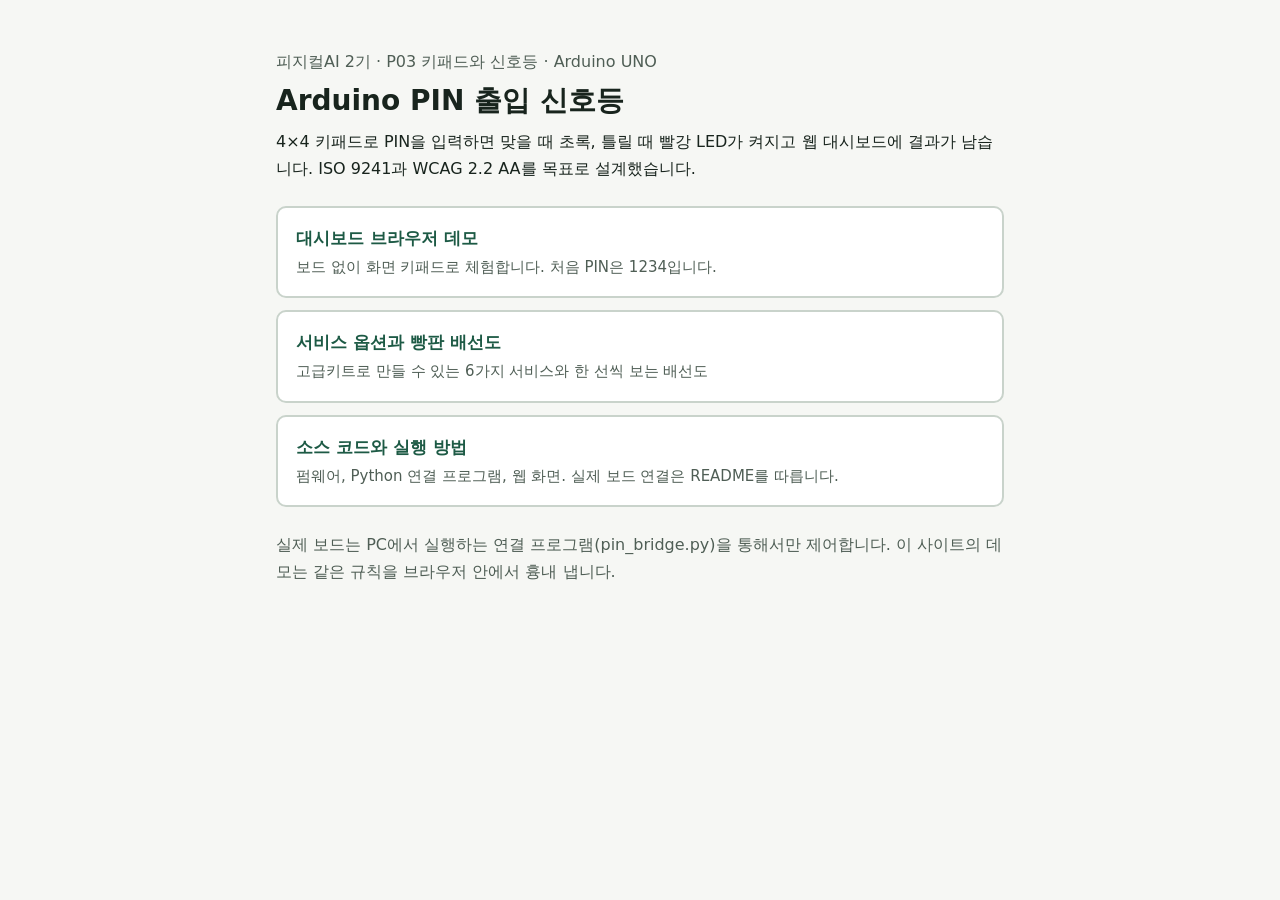
<file: index.html>
<!doctype html>
<html lang="ko">
<head>
<meta charset="utf-8">
<meta name="viewport" content="width=device-width, initial-scale=1">
<title>Arduino PIN 출입 신호등</title>
<style>
:root{--bg:#f6f7f4;--surface:#fff;--ink:#18241d;--muted:#4f5e55;--line:#c9d3cb;--accent:#1d5a45;--accent-ink:#fff;--focus:#b4520a;color-scheme:light}
@media (prefers-color-scheme: dark){:root{--bg:#111814;--surface:#1a231e;--ink:#e4ece6;--muted:#a9b8ae;--line:#34443b;--accent:#86d3b0;--accent-ink:#0d1f17;--focus:#ffb066;color-scheme:dark}}
*{box-sizing:border-box}
body{margin:0;background:var(--bg);color:var(--ink);font:400 1rem/1.7 "Malgun Gothic","Apple SD Gothic Neo","Noto Sans KR",system-ui,sans-serif}
main{max-width:760px;margin:0 auto;padding:48px max(16px,env(safe-area-inset-left,0px));display:grid;gap:24px}
h1{font-size:1.75rem;line-height:1.3;margin:0}
p{margin:0}
.muted{color:var(--muted)}
:focus-visible{outline:3px solid var(--focus);outline-offset:3px}
.links{display:grid;gap:12px}
.links a{display:grid;gap:2px;padding:16px 18px;border:2px solid var(--line);border-radius:10px;background:var(--surface);color:var(--ink);text-decoration:none;min-height:44px}
.links a:hover{border-color:var(--accent)}
.links a b{color:var(--accent);font-size:1.0625rem}
.links a span{color:var(--muted);font-size:.9375rem}
ul{margin:0;padding-left:1.2em}
</style>
</head>
<body>
<main>
  <div style="display:grid;gap:8px">
    <p class="muted">피지컬AI 2기 · P03 키패드와 신호등 · Arduino UNO</p>
    <h1>Arduino PIN 출입 신호등</h1>
    <p>4×4 키패드로 PIN을 입력하면 맞을 때 초록, 틀릴 때 빨강 LED가 켜지고 웹 대시보드에 결과가 남습니다. ISO 9241과 WCAG 2.2 AA를 목표로 설계했습니다.</p>
  </div>
  <nav class="links" aria-label="페이지 목록">
    <a href="web/"><b>대시보드 브라우저 데모</b><span>보드 없이 화면 키패드로 체험합니다. 처음 PIN은 1234입니다.</span></a>
    <a href="planning/service-options.html"><b>서비스 옵션과 빵판 배선도</b><span>고급키트로 만들 수 있는 6가지 서비스와 한 선씩 보는 배선도</span></a>
    <a href="https://github.com/pakuyama/arduino-pin-code"><b>소스 코드와 실행 방법</b><span>펌웨어, Python 연결 프로그램, 웹 화면. 실제 보드 연결은 README를 따릅니다.</span></a>
  </nav>
  <p class="muted">실제 보드는 PC에서 실행하는 연결 프로그램(pin_bridge.py)을 통해서만 제어합니다. 이 사이트의 데모는 같은 규칙을 브라우저 안에서 흉내 냅니다.</p>
</main>
</body>
</html>
</file>
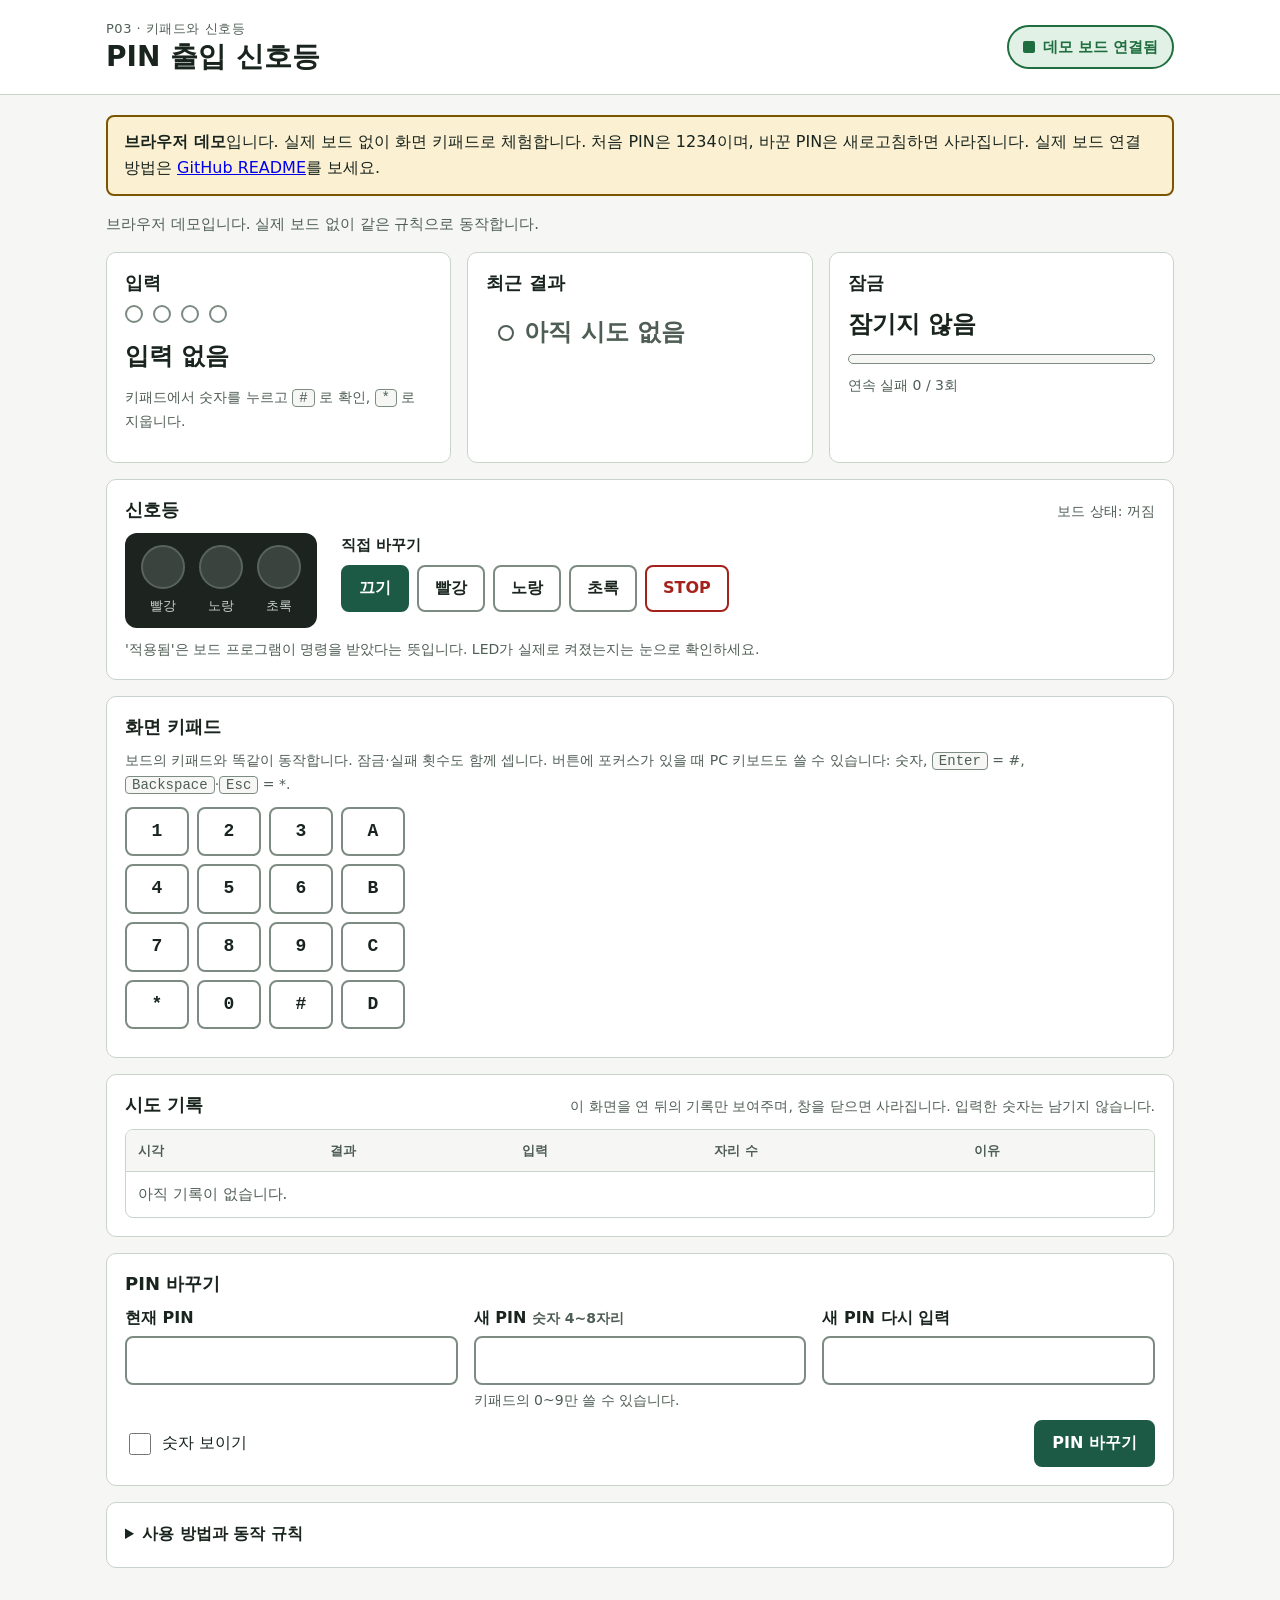
<file: web/index.html>
<!doctype html>
<html lang="ko">
<head>
<meta charset="utf-8">
<meta name="viewport" content="width=device-width, initial-scale=1">
<title>PIN 출입 신호등</title>
<link rel="stylesheet" href="style.css">
<script src="demo.js" defer></script>
<script src="app.js" defer></script>
</head>
<body>
<a class="skip" href="#main">본문으로 건너뛰기</a>
<header class="top">
  <div class="wrap top-row">
    <div>
      <p class="eyebrow">P03 · 키패드와 신호등</p>
      <h1>PIN 출입 신호등</h1>
    </div>
    <p id="conn" class="pill pill-wait" role="status"><span class="shape" aria-hidden="true"></span><span id="conn-text">연결 프로그램에 접속하는 중</span></p>
  </div>
</header>

<main id="main" class="wrap" tabindex="-1">
  <div id="banner" class="banner" hidden></div>
  <p id="board-msg" class="board-msg"></p>

  <!-- 화면 낭독기용 알림. 결과와 잠금 같은 상태 변화만 읽습니다. -->
  <div id="live" class="sr" aria-live="polite" aria-atomic="true"></div>
  <div id="alert" class="sr" role="alert"></div>

  <section class="grid" aria-label="현재 상태">
    <article class="card" aria-labelledby="h-entry">
      <h2 id="h-entry">입력</h2>
      <div id="dots" class="dots" aria-hidden="true"></div>
      <p id="entry-text" class="big">입력 없음</p>
      <p class="hint">키패드에서 숫자를 누르고 <kbd>#</kbd> 로 확인, <kbd>*</kbd> 로 지웁니다.</p>
      <p id="notice" class="hint"></p>
    </article>

    <article class="card" aria-labelledby="h-result">
      <h2 id="h-result">최근 결과</h2>
      <p id="result" class="result none"><span class="shape" aria-hidden="true"></span><span id="result-text">아직 시도 없음</span></p>
      <p id="result-detail" class="hint"></p>
    </article>

    <article class="card" aria-labelledby="h-lock">
      <h2 id="h-lock">잠금</h2>
      <p id="lock-text" class="big">잠기지 않음</p>
      <div class="meter" aria-hidden="true"><div id="lock-bar"></div></div>
      <p id="fails-text" class="hint">연속 실패 0 / 3회</p>
    </article>
  </section>

  <section class="card wide" aria-labelledby="h-signal">
    <div class="card-head">
      <h2 id="h-signal">신호등</h2>
      <p id="signal-now" class="hint">보드 상태 모름</p>
    </div>
    <div class="signal-row">
      <div class="lamps" aria-hidden="true">
        <span class="lamp" data-v="1"><i></i>빨강</span>
        <span class="lamp" data-v="2"><i></i>노랑</span>
        <span class="lamp" data-v="3"><i></i>초록</span>
      </div>
      <div class="controls" role="group" aria-labelledby="h-signal-manual">
        <p id="h-signal-manual" class="label">직접 바꾸기</p>
        <div class="btns">
          <button type="button" class="btn sig" data-v="0" aria-pressed="false">끄기</button>
          <button type="button" class="btn sig" data-v="1" aria-pressed="false">빨강</button>
          <button type="button" class="btn sig" data-v="2" aria-pressed="false">노랑</button>
          <button type="button" class="btn sig" data-v="3" aria-pressed="false">초록</button>
          <button type="button" class="btn stop" id="stop">STOP</button>
        </div>
        <p id="cmd" class="hint" aria-live="polite"></p>
      </div>
    </div>
    <p class="hint">'적용됨'은 보드 프로그램이 명령을 받았다는 뜻입니다. LED가 실제로 켜졌는지는 눈으로 확인하세요.</p>
  </section>

  <section id="screen-pad" class="card wide" aria-labelledby="h-pad">
    <h2 id="h-pad">화면 키패드</h2>
    <p id="pad-help" class="hint">보드의 키패드와 똑같이 동작합니다. 잠금·실패 횟수도 함께 셉니다. 버튼에 포커스가 있을 때 PC 키보드도 쓸 수 있습니다: 숫자, <kbd>Enter</kbd> = #, <kbd>Backspace</kbd>·<kbd>Esc</kbd> = *.</p>
    <div class="keypad" id="keypad" role="group" aria-labelledby="h-pad" aria-describedby="pad-help"></div>
    <p id="pad-msg" class="hint" role="status"></p>
  </section>

  <section class="card wide" aria-labelledby="h-log">
    <div class="card-head">
      <h2 id="h-log">시도 기록</h2>
      <p class="hint">이 화면을 연 뒤의 기록만 보여주며, 창을 닫으면 사라집니다. 입력한 숫자는 남기지 않습니다.</p>
    </div>
    <div class="tbl">
      <table>
        <caption class="sr">PIN 시도 기록, 최신 순</caption>
        <thead><tr><th scope="col">시각</th><th scope="col">결과</th><th scope="col">입력</th><th scope="col">자리 수</th><th scope="col">이유</th></tr></thead>
        <tbody id="log"><tr class="empty"><td colspan="5">아직 기록이 없습니다.</td></tr></tbody>
      </table>
    </div>
  </section>

  <section class="card wide" aria-labelledby="h-pin">
    <h2 id="h-pin">PIN 바꾸기</h2>
    <form id="pin-form" novalidate>
      <div id="pin-summary" class="summary" tabindex="-1" hidden></div>
      <div class="fields">
        <div class="field">
          <label for="pin-current">현재 PIN</label>
          <input id="pin-current" name="current" type="password" inputmode="numeric" autocomplete="current-password" maxlength="8" aria-describedby="pin-current-err">
          <p id="pin-current-err" class="err"></p>
        </div>
        <div class="field">
          <label for="pin-new">새 PIN <span class="hint">숫자 4~8자리</span></label>
          <input id="pin-new" name="new" type="password" inputmode="numeric" autocomplete="new-password" maxlength="8" aria-describedby="pin-new-help pin-new-err">
          <p id="pin-new-help" class="hint">키패드의 0~9만 쓸 수 있습니다.</p>
          <p id="pin-new-err" class="err"></p>
        </div>
        <div class="field">
          <label for="pin-confirm">새 PIN 다시 입력</label>
          <input id="pin-confirm" name="confirm" type="password" inputmode="numeric" autocomplete="new-password" maxlength="8" aria-describedby="pin-confirm-err">
          <p id="pin-confirm-err" class="err"></p>
        </div>
      </div>
      <div class="form-row">
        <label class="check"><input id="pin-show" type="checkbox"> 숫자 보이기</label>
        <button type="submit" class="btn primary">PIN 바꾸기</button>
      </div>
      <p id="pin-status" class="hint" role="status"></p>
    </form>
  </section>

  <details class="card wide help">
    <summary>사용 방법과 동작 규칙</summary>
    <ul>
      <li>PIN이 맞으면 초록 LED가 3초, 틀리면 빨강 LED가 3초 켜집니다.</li>
      <li>3회 연속 틀리면 30초 동안 잠기고 노랑 LED가 켜집니다. 잠긴 동안 키 입력은 무시합니다.</li>
      <li>A·B·C·D 키는 쓰지 않습니다.</li>
      <li>보드 상태가 3초 넘게 오지 않으면 '응답 없음'으로 표시하고 직접 조작을 막습니다. 이때 LED가 꺼졌다고 가정하지 않습니다.</li>
      <li>응답이 없던 명령은 자동으로 다시 보내지 않습니다.</li>
    </ul>
  </details>
</main>
</body>
</html>
</file>
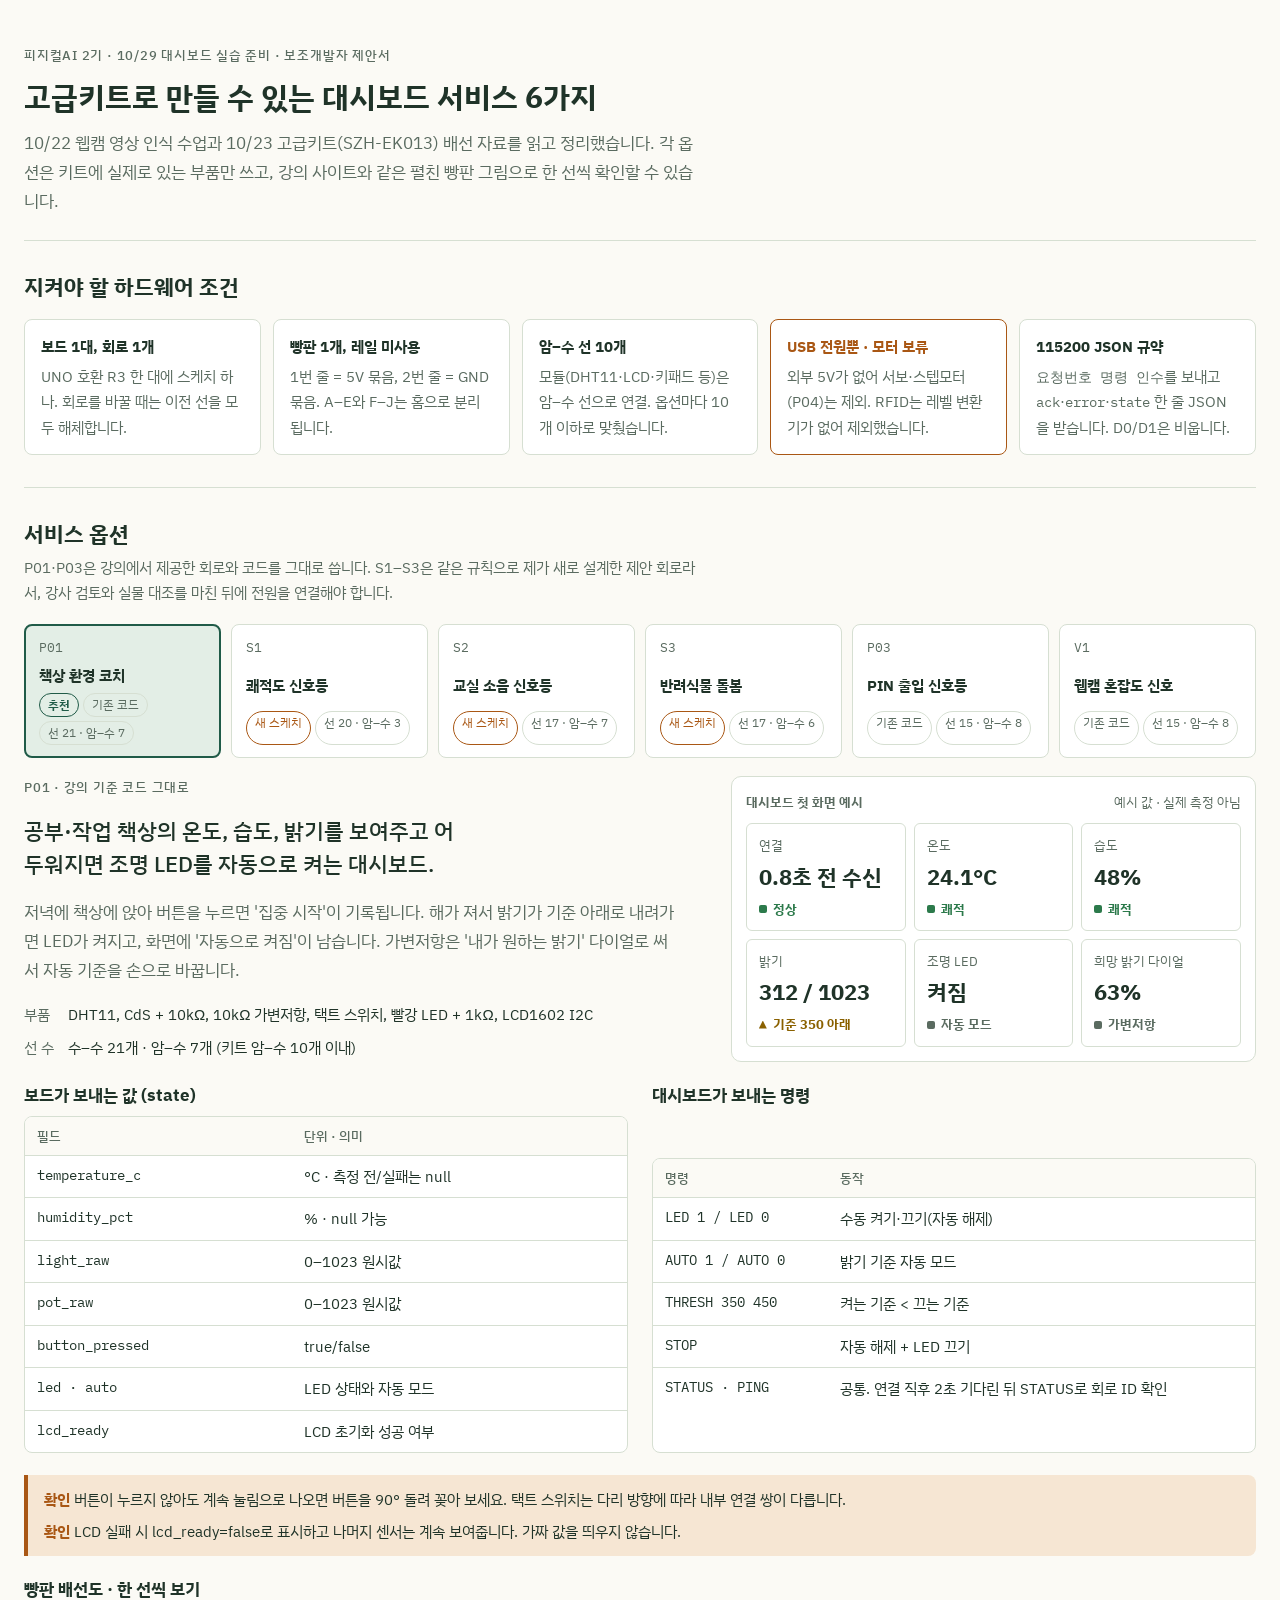
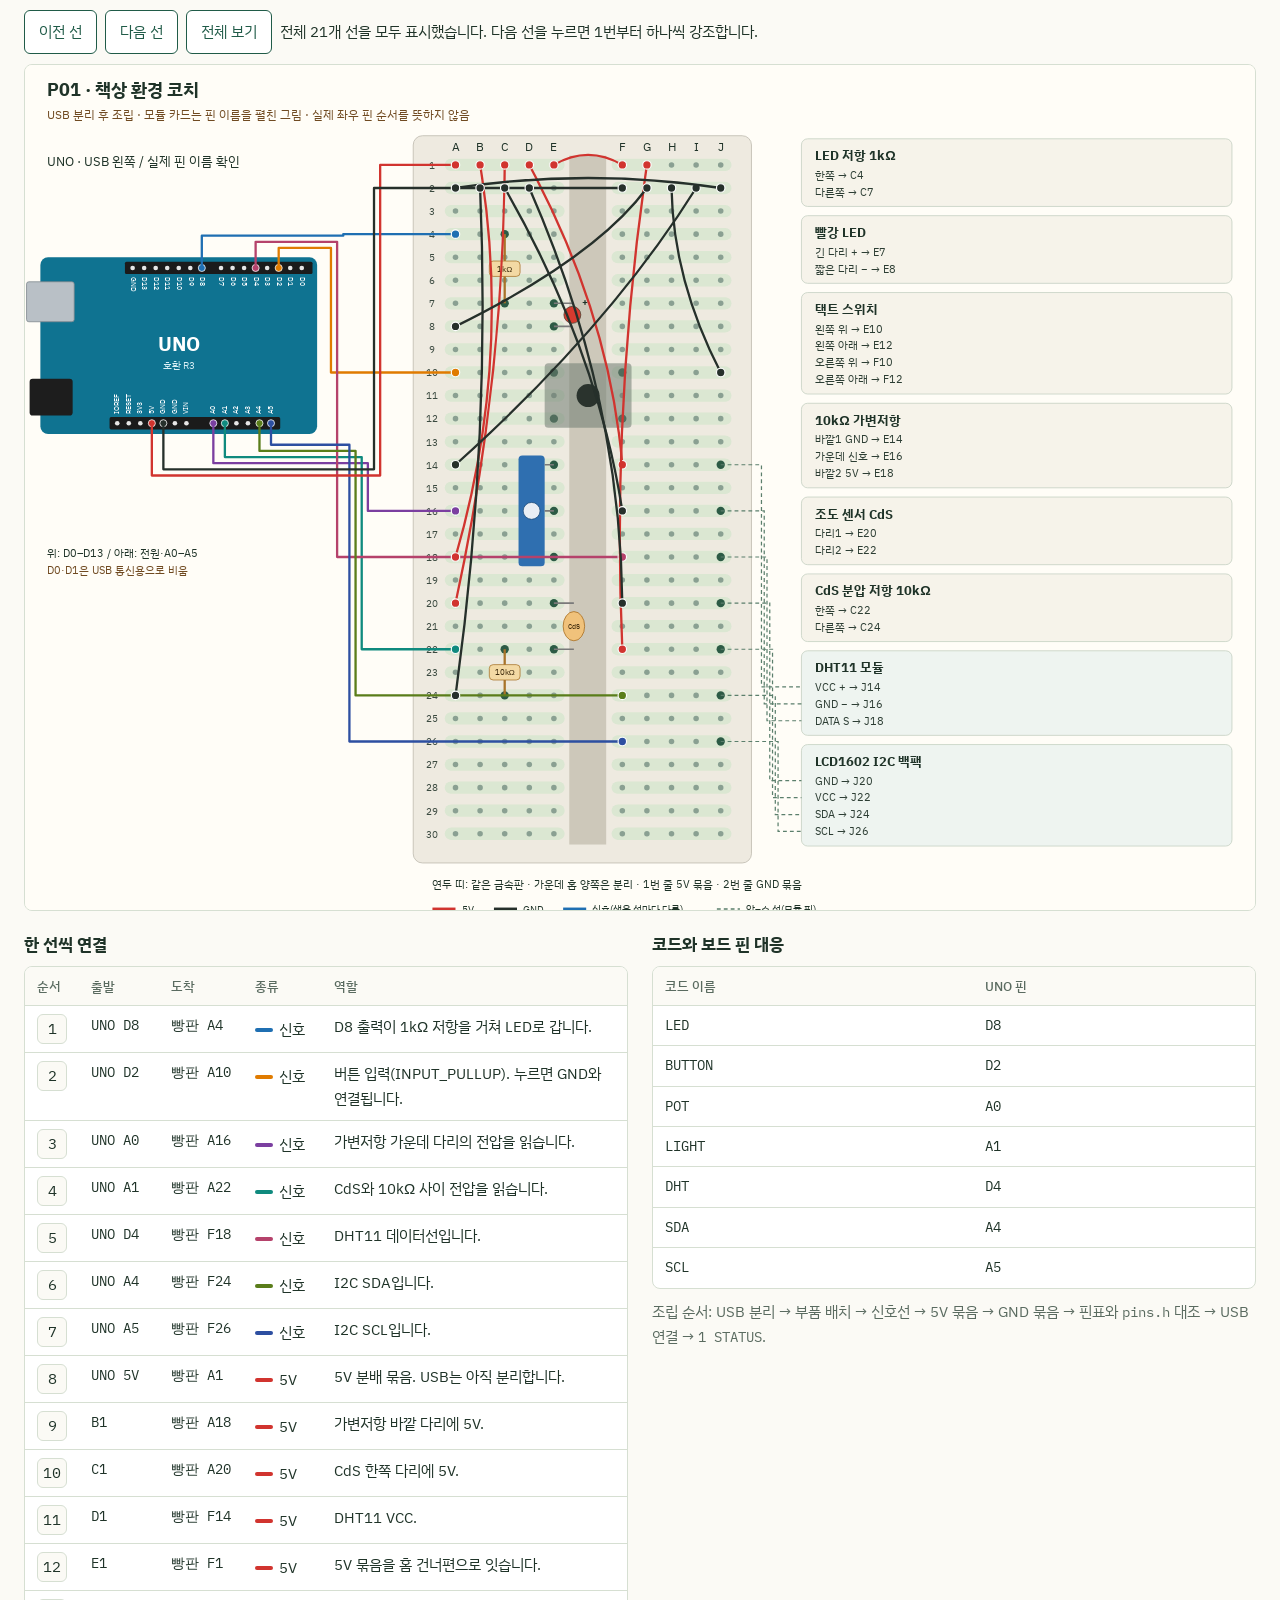
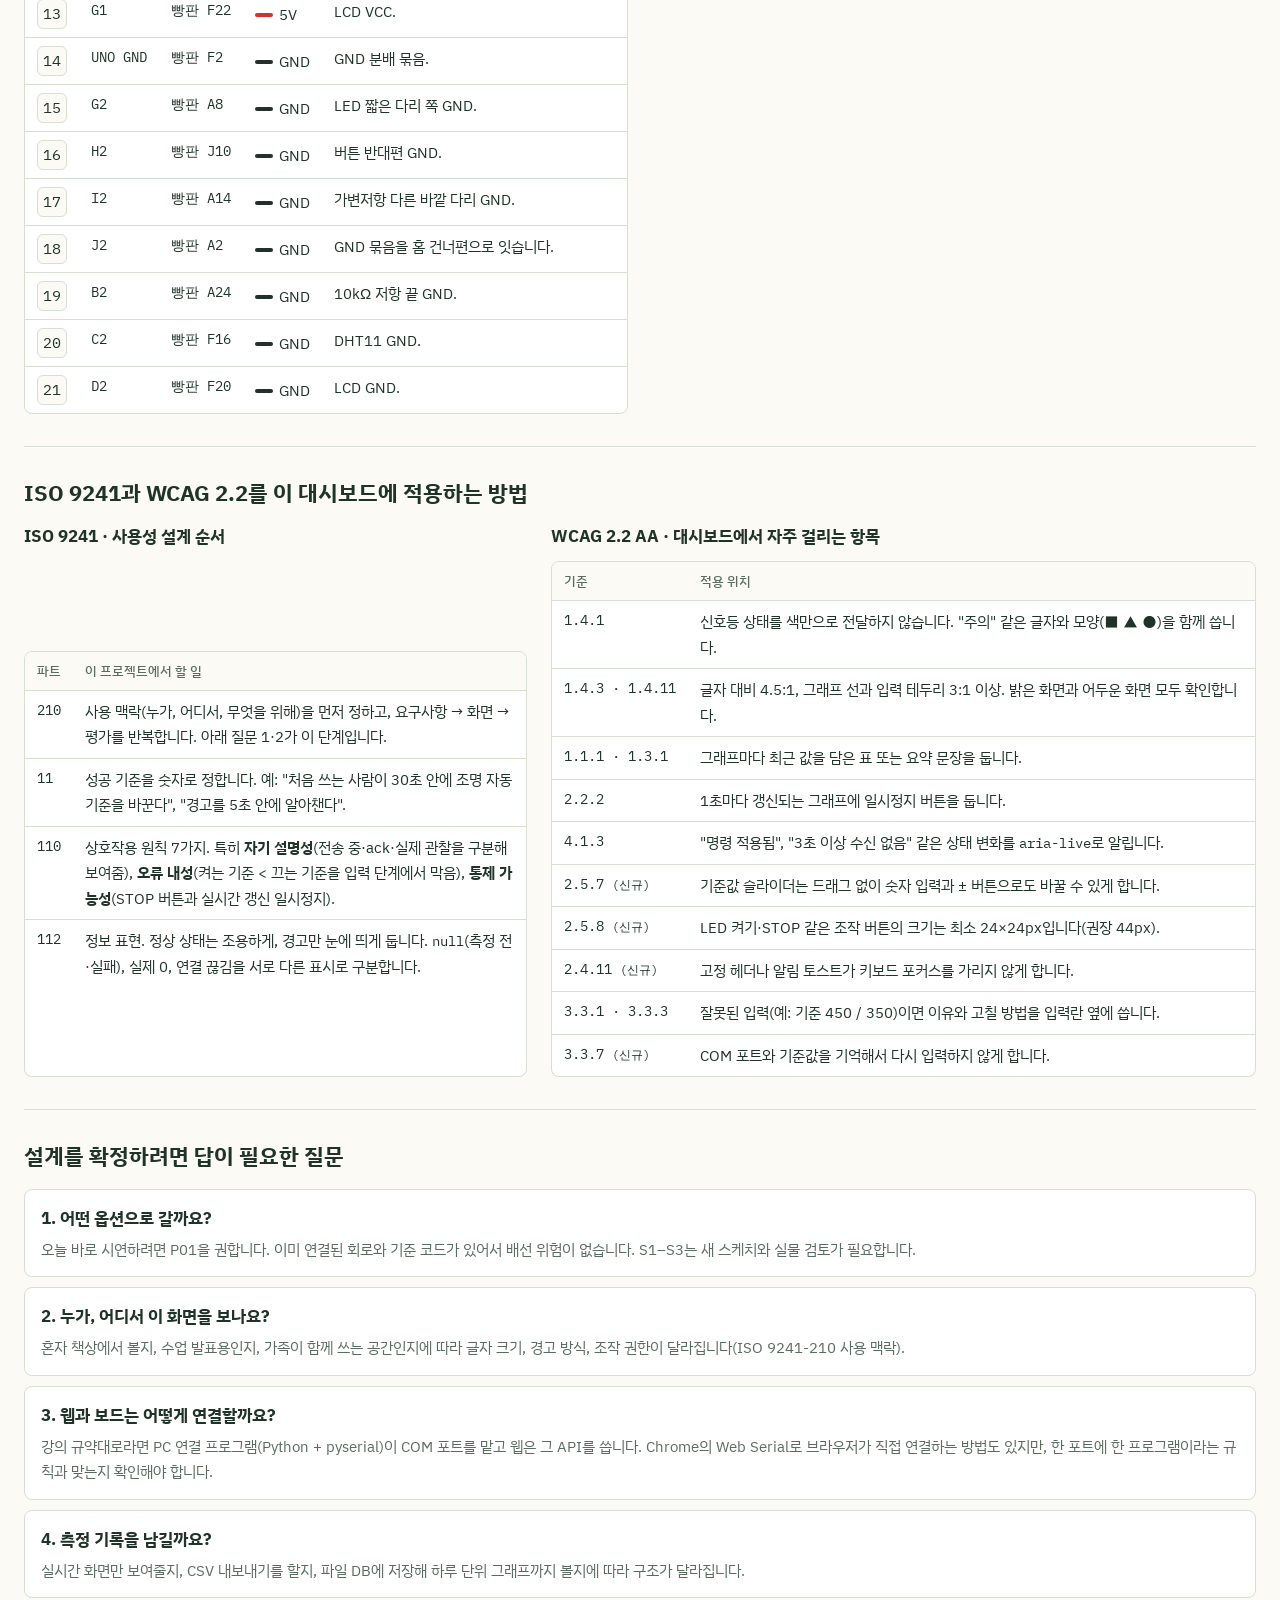
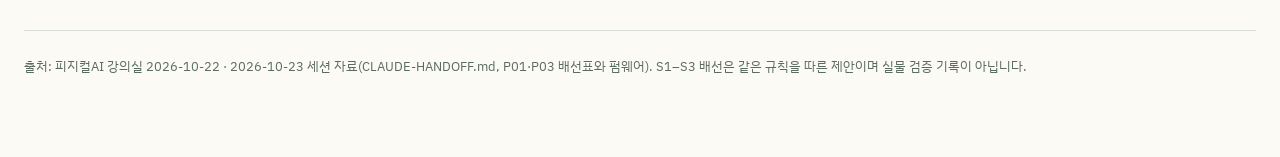
<file: planning/service-options.html>
<!doctype html>
<html lang="ko">
<meta charset="utf-8">
<meta name="viewport" content="width=device-width, initial-scale=1, viewport-fit=cover">
<title>고급키트 대시보드 설계실</title>
<meta name="claude:viewport-fit-sides" content="cover">
<link rel="preconnect" href="https://fonts.googleapis.com">
<link rel="stylesheet" href="https://fonts.googleapis.com/css2?family=IBM+Plex+Sans+KR:wght@400;500;700&family=IBM+Plex+Mono:wght@500&display=swap">
<style>
/* Layout: 강의 사이트의 '배선 실습실' 문법 — 위에서 결정 요약, 가운데 옵션 탭과 펼친 빵판 그림, 아래 표준 점검과 질문 */
:root{
  --bg:#fbfaf5; --surface:#ffffff; --ink:#1f3328; --muted:#5a6b60; --line:#d6dfd2;
  --accent:#205b48; --accent-soft:#e3eee6; --copper:#a95714; --copper-soft:#f6e6d3;
  --ok:#2c7a4b; --warn:#8a6100; --bad:#b3261e;
  --font-body:"IBM Plex Sans KR","Malgun Gothic","Apple SD Gothic Neo",sans-serif;
  --font-mono:"IBM Plex Mono",Consolas,monospace;
  --s1:.8125rem; --s2:.9375rem; --s3:1.0625rem; --s4:1.375rem; --s5:1.875rem;
}
@media (prefers-color-scheme: dark){:root:not([data-theme="light"]){
  --bg:#121a16; --surface:#1a241f; --ink:#e3ebe5; --muted:#a3b4a9; --line:#2f3e36;
  --accent:#7fcfaa; --accent-soft:#1f3a2e; --copper:#f0a35e; --copper-soft:#3a2a1a;
  --ok:#74d39b; --warn:#e8c25a; --bad:#ff8a80; color-scheme:dark}}
:root[data-theme="dark"]{
  --bg:#121a16; --surface:#1a241f; --ink:#e3ebe5; --muted:#a3b4a9; --line:#2f3e36;
  --accent:#7fcfaa; --accent-soft:#1f3a2e; --copper:#f0a35e; --copper-soft:#3a2a1a;
  --ok:#74d39b; --warn:#e8c25a; --bad:#ff8a80; color-scheme:dark}
*{box-sizing:border-box}
body{background:var(--bg);color:var(--ink);font:400 var(--s3)/1.7 var(--font-body);
  padding-left:max(16px,env(safe-area-inset-left,0px));padding-right:max(16px,env(safe-area-inset-right,0px));padding-block:0 48px}
.wrap{max-width:1240px;margin:0 auto}
h1,h2,h3{text-wrap:balance;line-height:1.3;margin:0}
h1{font-size:var(--s5);font-weight:700}
h2{font-size:var(--s4);font-weight:700}
h3{font-size:var(--s3);font-weight:700}
p{margin:0}
a{color:var(--accent)}
code,.mono{font-family:var(--font-mono);font-size:.92em}
:focus-visible{outline:3px solid var(--copper);outline-offset:3px;border-radius:4px}
.eyebrow{font-size:var(--s1);letter-spacing:.06em;color:var(--muted);font-weight:500}
header.top{padding-block:36px 24px;border-bottom:1px solid var(--line);display:grid;gap:12px}
header.top p.lead{max-width:68ch;color:var(--muted)}
section{padding-block:32px;border-bottom:1px solid var(--line);display:grid;gap:18px}
.facts{display:grid;grid-template-columns:repeat(auto-fit,minmax(220px,1fr));gap:12px}
.fact{background:var(--surface);border:1px solid var(--line);border-radius:8px;padding:14px 16px;display:grid;gap:4px;min-width:0}
.fact b{font-size:var(--s2)}
.fact span{font-size:var(--s2);color:var(--muted)}
.fact.stop{border-color:var(--copper)}
.fact.stop b{color:var(--copper)}

/* tabs */
.tabs{display:grid;grid-template-columns:repeat(auto-fit,minmax(180px,1fr));gap:10px}
.tab{all:unset;cursor:pointer;display:grid;gap:4px;padding:12px 14px;border:1px solid var(--line);border-radius:8px;background:var(--surface);min-height:24px}
.tab:hover{border-color:var(--accent)}
.tab[aria-selected="true"]{border:2px solid var(--accent);padding:11px 13px;background:var(--accent-soft)}
.tab:focus-visible{outline:3px solid var(--copper);outline-offset:2px}
.tab .code{font-family:var(--font-mono);font-size:var(--s1);color:var(--muted)}
.tab .name{font-weight:700;font-size:var(--s2)}
.tab .chips{display:flex;flex-wrap:wrap;gap:4px}
.chip{font-size:.75rem;padding:1px 8px;border-radius:99px;border:1px solid var(--line);color:var(--muted);white-space:nowrap}
.chip.rec{border-color:var(--accent);color:var(--accent);font-weight:700}
.chip.new{border-color:var(--copper);color:var(--copper)}

.panel{display:grid;gap:22px}
.intro{display:grid;grid-template-columns:minmax(0,1.3fr) minmax(0,1fr);gap:24px}
@media (max-width:860px){.intro{grid-template-columns:1fr}}
.intro .pitch{font-size:var(--s4);font-weight:500;line-height:1.5}
.scene{color:var(--muted);max-width:65ch}
dl.kv{display:grid;grid-template-columns:auto 1fr;gap:6px 14px;margin:0;font-size:var(--s2)}
dl.kv dt{color:var(--muted)}
dl.kv dd{margin:0}

.mock{border:1px solid var(--line);border-radius:10px;background:var(--surface);padding:14px;display:grid;gap:10px}
.mock-h{display:flex;justify-content:space-between;align-items:center;gap:8px;flex-wrap:wrap;font-size:var(--s1);color:var(--muted)}
.tiles{display:grid;grid-template-columns:repeat(auto-fit,minmax(150px,1fr));gap:8px}
.tile{border:1px solid var(--line);border-radius:6px;padding:10px 12px;display:grid;gap:2px;min-width:0}
.tile .l{font-size:var(--s1);color:var(--muted)}
.tile .v{font-size:var(--s4);font-weight:700;font-variant-numeric:tabular-nums}
.tile .st{font-size:var(--s1);font-weight:700;display:flex;gap:6px;align-items:center}
.st.ok{color:var(--ok)} .st.warn{color:var(--warn)} .st.bad{color:var(--bad)} .st.info{color:var(--muted)}
.st::before{content:"";width:8px;height:8px;border-radius:2px;background:currentColor;flex:none}
.st.warn::before{border-radius:0;clip-path:polygon(50% 0,100% 100%,0 100%)}
.st.bad::before{border-radius:50%}

.cols2{display:grid;grid-template-columns:minmax(0,1fr) minmax(0,1fr);gap:24px}
@media (max-width:860px){.cols2{grid-template-columns:1fr}}
.tbl-wrap{overflow-x:auto;border:1px solid var(--line);border-radius:8px;background:var(--surface)}
table{border-collapse:collapse;width:100%;font-size:var(--s2)}
th,td{text-align:left;padding:8px 12px;border-bottom:1px solid var(--line);vertical-align:top}
th{font-size:var(--s1);color:var(--muted);font-weight:500;background:var(--bg)}
tr:last-child td{border-bottom:0}
td.mono,th.mono{font-family:var(--font-mono);white-space:nowrap}
tr[aria-current="step"] td{background:var(--copper-soft)}
.stepbtn{all:unset;cursor:pointer;font-family:var(--font-mono);min-width:28px;min-height:28px;display:inline-grid;place-items:center;border:1px solid var(--line);border-radius:6px;background:var(--bg)}
.stepbtn:hover{border-color:var(--copper)}
.stepbtn:focus-visible{outline:3px solid var(--copper);outline-offset:2px}
.kind{display:inline-flex;align-items:center;gap:6px;white-space:nowrap}
.kind i{width:18px;height:4px;border-radius:2px;display:inline-block}

.diagram-box{display:grid;gap:10px}
.stepper{display:flex;flex-wrap:wrap;gap:8px;align-items:center}
.btn{font:inherit;font-size:var(--s2);border:1px solid var(--accent);color:var(--accent);background:var(--surface);border-radius:6px;padding:8px 14px;cursor:pointer;min-height:40px}
.btn:hover{background:var(--accent-soft)}
.btn:disabled{opacity:.45;cursor:default}
.now{flex:1 1 280px;font-size:var(--s2);min-height:1.7em}
.now b{font-family:var(--font-mono)}
.diagram{overflow-x:auto;border:1px solid var(--line);border-radius:8px;background:#fffdf7}
.diagram svg{display:block;width:100%;min-width:980px;height:auto}
.diagram svg .wire{transition:opacity .15s}
.diagram svg.focusing .wire:not(.focus){opacity:.13}
.diagram svg.focusing .modline{opacity:.2}
.diagram svg .halo{stroke:#ffb562;stroke-width:13;opacity:0;fill:none}
.diagram svg .focus .halo{opacity:.9}
@media (prefers-reduced-motion:reduce){.diagram svg .wire{transition:none}}
.note{font-size:var(--s2);color:var(--muted);max-width:75ch}
ul.plain{margin:0;padding-left:1.2em;display:grid;gap:6px}
.caution{border-left:4px solid var(--copper);background:var(--copper-soft);padding:12px 16px;border-radius:0 8px 8px 0;display:grid;gap:6px;font-size:var(--s2)}
.caution b{color:var(--copper)}

.std{display:grid;grid-template-columns:minmax(0,1fr) minmax(0,1.4fr);gap:24px}
@media (max-width:900px){.std{grid-template-columns:1fr}}
.q{display:grid;gap:12px;counter-reset:q}
.q li{list-style:none;background:var(--surface);border:1px solid var(--line);border-radius:8px;padding:14px 16px;display:grid;gap:4px}
.q li b{font-size:var(--s3)}
.q li span{font-size:var(--s2);color:var(--muted)}
.q ol{padding:0;margin:0;display:grid;gap:10px}
footer{padding-block:24px;font-size:var(--s1);color:var(--muted)}
.sr{position:absolute;width:1px;height:1px;overflow:hidden;clip:rect(0 0 0 0);white-space:nowrap}
</style>

<div class="wrap">
<header class="top">
  <p class="eyebrow">피지컬AI 2기 · 10/29 대시보드 실습 준비 · 보조개발자 제안서</p>
  <h1>고급키트로 만들 수 있는 대시보드 서비스 6가지</h1>
  <p class="lead">10/22 웹캠 영상 인식 수업과 10/23 고급키트(SZH-EK013) 배선 자료를 읽고 정리했습니다. 각 옵션은 키트에 실제로 있는 부품만 쓰고, 강의 사이트와 같은 펼친 빵판 그림으로 한 선씩 확인할 수 있습니다.</p>
</header>

<section aria-labelledby="h-limits">
  <h2 id="h-limits">지켜야 할 하드웨어 조건</h2>
  <div class="facts">
    <div class="fact"><b>보드 1대, 회로 1개</b><span>UNO 호환 R3 한 대에 스케치 하나. 회로를 바꿀 때는 이전 선을 모두 해체합니다.</span></div>
    <div class="fact"><b>빵판 1개, 레일 미사용</b><span>1번 줄 = 5V 묶음, 2번 줄 = GND 묶음. A–E와 F–J는 홈으로 분리됩니다.</span></div>
    <div class="fact"><b>암–수 선 10개</b><span>모듈(DHT11·LCD·키패드 등)은 암–수 선으로 연결. 옵션마다 10개 이하로 맞췄습니다.</span></div>
    <div class="fact stop"><b>USB 전원뿐 · 모터 보류</b><span>외부 5V가 없어 서보·스텝모터(P04)는 제외. RFID는 레벨 변환기가 없어 제외했습니다.</span></div>
    <div class="fact"><b>115200 JSON 규약</b><span><code>요청번호 명령 인수</code>를 보내고 <code>ack</code>·<code>error</code>·<code>state</code> 한 줄 JSON을 받습니다. D0/D1은 비웁니다.</span></div>
  </div>
</section>

<section aria-labelledby="h-options">
  <div style="display:grid;gap:6px">
    <h2 id="h-options">서비스 옵션</h2>
    <p class="note">P01·P03은 강의에서 제공한 회로와 코드를 그대로 씁니다. S1–S3은 같은 규칙으로 제가 새로 설계한 제안 회로라서, 강사 검토와 실물 대조를 마친 뒤에 전원을 연결해야 합니다.</p>
  </div>
  <div class="tabs" role="tablist" aria-label="서비스 옵션" id="tabs"></div>
  <div id="panel" class="panel" role="tabpanel" tabindex="0"></div>
</section>

<section aria-labelledby="h-std">
  <h2 id="h-std">ISO 9241과 WCAG 2.2를 이 대시보드에 적용하는 방법</h2>
  <div class="std">
    <div style="display:grid;gap:14px;min-width:0">
      <h3>ISO 9241 · 사용성 설계 순서</h3>
      <div class="tbl-wrap"><table>
        <thead><tr><th scope="col">파트</th><th scope="col">이 프로젝트에서 할 일</th></tr></thead>
        <tbody>
          <tr><td class="mono">210</td><td>사용 맥락(누가, 어디서, 무엇을 위해)을 먼저 정하고, 요구사항 → 화면 → 평가를 반복합니다. 아래 질문 1·2가 이 단계입니다.</td></tr>
          <tr><td class="mono">11</td><td>성공 기준을 숫자로 정합니다. 예: "처음 쓰는 사람이 30초 안에 조명 자동 기준을 바꾼다", "경고를 5초 안에 알아챈다".</td></tr>
          <tr><td class="mono">110</td><td>상호작용 원칙 7가지. 특히 <b>자기 설명성</b>(전송 중·ack·실제 관찰을 구분해 보여줌), <b>오류 내성</b>(켜는 기준 &lt; 끄는 기준을 입력 단계에서 막음), <b>통제 가능성</b>(STOP 버튼과 실시간 갱신 일시정지).</td></tr>
          <tr><td class="mono">112</td><td>정보 표현. 정상 상태는 조용하게, 경고만 눈에 띄게 둡니다. <code>null</code>(측정 전·실패), 실제 0, 연결 끊김을 서로 다른 표시로 구분합니다.</td></tr>
        </tbody>
      </table></div>
    </div>
    <div style="display:grid;gap:14px;min-width:0">
      <h3>WCAG 2.2 AA · 대시보드에서 자주 걸리는 항목</h3>
      <div class="tbl-wrap"><table>
        <thead><tr><th scope="col">기준</th><th scope="col">적용 위치</th></tr></thead>
        <tbody>
          <tr><td class="mono">1.4.1</td><td>신호등 상태를 색만으로 전달하지 않습니다. "주의" 같은 글자와 모양(■ ▲ ●)을 함께 씁니다.</td></tr>
          <tr><td class="mono">1.4.3 · 1.4.11</td><td>글자 대비 4.5:1, 그래프 선과 입력 테두리 3:1 이상. 밝은 화면과 어두운 화면 모두 확인합니다.</td></tr>
          <tr><td class="mono">1.1.1 · 1.3.1</td><td>그래프마다 최근 값을 담은 표 또는 요약 문장을 둡니다.</td></tr>
          <tr><td class="mono">2.2.2</td><td>1초마다 갱신되는 그래프에 일시정지 버튼을 둡니다.</td></tr>
          <tr><td class="mono">4.1.3</td><td>"명령 적용됨", "3초 이상 수신 없음" 같은 상태 변화를 <code>aria-live</code>로 알립니다.</td></tr>
          <tr><td class="mono">2.5.7 <small>(신규)</small></td><td>기준값 슬라이더는 드래그 없이 숫자 입력과 ± 버튼으로도 바꿀 수 있게 합니다.</td></tr>
          <tr><td class="mono">2.5.8 <small>(신규)</small></td><td>LED 켜기·STOP 같은 조작 버튼의 크기는 최소 24×24px입니다(권장 44px).</td></tr>
          <tr><td class="mono">2.4.11 <small>(신규)</small></td><td>고정 헤더나 알림 토스트가 키보드 포커스를 가리지 않게 합니다.</td></tr>
          <tr><td class="mono">3.3.1 · 3.3.3</td><td>잘못된 입력(예: 기준 450 / 350)이면 이유와 고칠 방법을 입력란 옆에 씁니다.</td></tr>
          <tr><td class="mono">3.3.7 <small>(신규)</small></td><td>COM 포트와 기준값을 기억해서 다시 입력하지 않게 합니다.</td></tr>
        </tbody>
      </table></div>
    </div>
  </div>
</section>

<section aria-labelledby="h-q">
  <h2 id="h-q">설계를 확정하려면 답이 필요한 질문</h2>
  <div class="q"><ol>
    <li><b>1. 어떤 옵션으로 갈까요?</b><span>오늘 바로 시연하려면 P01을 권합니다. 이미 연결된 회로와 기준 코드가 있어서 배선 위험이 없습니다. S1–S3는 새 스케치와 실물 검토가 필요합니다.</span></li>
    <li><b>2. 누가, 어디서 이 화면을 보나요?</b><span>혼자 책상에서 볼지, 수업 발표용인지, 가족이 함께 쓰는 공간인지에 따라 글자 크기, 경고 방식, 조작 권한이 달라집니다(ISO 9241-210 사용 맥락).</span></li>
    <li><b>3. 웹과 보드는 어떻게 연결할까요?</b><span>강의 규약대로라면 PC 연결 프로그램(Python + pyserial)이 COM 포트를 맡고 웹은 그 API를 씁니다. Chrome의 Web Serial로 브라우저가 직접 연결하는 방법도 있지만, 한 포트에 한 프로그램이라는 규칙과 맞는지 확인해야 합니다.</span></li>
    <li><b>4. 측정 기록을 남길까요?</b><span>실시간 화면만 보여줄지, CSV 내보내기를 할지, 파일 DB에 저장해 하루 단위 그래프까지 볼지에 따라 구조가 달라집니다.</span></li>
  </ol></div>
</section>

<footer>출처: 피지컬AI 강의실 2026-10-22 · 2026-10-23 세션 자료(CLAUDE-HANDOFF.md, P01·P03 배선표와 펌웨어). S1–S3 배선은 같은 규칙을 따른 제안이며 실물 검증 기록이 아닙니다.</footer>
</div>

<script>
(()=>{
const COLX={A:560,B:592,C:624,D:656,E:688,F:777,G:809,H:841,I:873,J:905};
const RY=r=>130+(r-1)*30;
const P=h=>({x:COLX[h[0]],y:RY(+h.slice(1)),c:h[0],r:+h.slice(1)});
const TOP={GND_T:140,D13:155,D12:170,D11:185,D10:200,D9:215,D8:230,D7:255,D6:270,D5:285,D4:300,D3:315,D2:330,D1:345,D0:360};
const BOT={IOREF:120,RESET:135,"3V3":150,"5V":165,GND:180,GND2:195,VIN:210,A0:245,A1:260,A2:275,A3:290,A4:305,A5:320};
const TOPY=264,BOTY=466;
const SIG=["#1f6fb2","#e07b00","#7b3fa0","#0f8a7e","#b5426b","#5a7d1a","#2d4fa1","#8a5a2b","#c26a9a","#3c8dbc","#9a6b00"];
const C5V="#d1342f",CGND="#26302b";
const LEDC={red:"#d63a2f",yellow:"#e0a800",green:"#2e9d4f"};

/* ---------- 회로 데이터 ---------- */
const DIAG={
P01:{
  pins:[["LED","D8"],["BUTTON","D2"],["POT","A0"],["LIGHT","A1"],["DHT","D4"],["SDA","A4"],["SCL","A5"]],
  comps:[
    {t:"res",a:"C4",b:"C7",v:"1kΩ",name:"LED 저항 1kΩ"},
    {t:"led",a:"E7",k:"E8",color:"red",name:"빨강 LED"},
    {t:"btn",tl:"E10",bl:"E12",tr:"F10",br:"F12",name:"택트 스위치"},
    {t:"pot",p1:"E14",w:"E16",p2:"E18",name:"10kΩ 가변저항"},
    {t:"cds",a:"E20",b:"E22",name:"조도 센서 CdS"},
    {t:"res",a:"C22",b:"C24",v:"10kΩ",name:"CdS 분압 저항 10kΩ"},
    {t:"mod",name:"DHT11 모듈",pins:[["VCC +","J14"],["GND −","J16"],["DATA S","J18"]]},
    {t:"mod",name:"LCD1602 I2C 백팩",pins:[["GND","J20"],["VCC","J22"],["SDA","J24"],["SCL","J26"]]}],
  steps:[
    ["UNO D8","A4","D8 출력이 1kΩ 저항을 거쳐 LED로 갑니다."],
    ["UNO D2","A10","버튼 입력(INPUT_PULLUP). 누르면 GND와 연결됩니다."],
    ["UNO A0","A16","가변저항 가운데 다리의 전압을 읽습니다."],
    ["UNO A1","A22","CdS와 10kΩ 사이 전압을 읽습니다."],
    ["UNO D4","F18","DHT11 데이터선입니다."],
    ["UNO A4","F24","I2C SDA입니다."],
    ["UNO A5","F26","I2C SCL입니다."],
    ["UNO 5V","A1","5V 분배 묶음. USB는 아직 분리합니다."],
    ["B1","A18","가변저항 바깥 다리에 5V."],
    ["C1","A20","CdS 한쪽 다리에 5V."],
    ["D1","F14","DHT11 VCC."],
    ["E1","F1","5V 묶음을 홈 건너편으로 잇습니다."],
    ["G1","F22","LCD VCC."],
    ["UNO GND","F2","GND 분배 묶음."],
    ["G2","A8","LED 짧은 다리 쪽 GND."],
    ["H2","J10","버튼 반대편 GND."],
    ["I2","A14","가변저항 다른 바깥 다리 GND."],
    ["J2","A2","GND 묶음을 홈 건너편으로 잇습니다."],
    ["B2","A24","10kΩ 저항 끝 GND."],
    ["C2","F16","DHT11 GND."],
    ["D2","F20","LCD GND."]]
},
P03:{
  pins:[["ROW1","D5"],["ROW2","D4"],["ROW3","D3"],["ROW4","D2"],["COL1","D6"],["COL2","D7"],["COL3","D8"],["COL4","D9"],["RED","D10"],["YELLOW","D11"],["GREEN","D12"]],
  comps:[
    {t:"mod",name:"4×4 키패드 8핀",pins:[["1 R4","E4"],["2 R3","E6"],["3 R2","E8"],["4 R1","E10"],["5 C1","E12"],["6 C2","E14"],["7 C3","E16"],["8 C4","E18"]]},
    {t:"res",a:"H5",b:"H7",v:"1kΩ",name:"빨강 저항 1kΩ"},
    {t:"led",a:"J7",k:"J8",color:"red",name:"빨강 LED"},
    {t:"res",a:"H11",b:"H13",v:"1kΩ",name:"노랑 저항 1kΩ"},
    {t:"led",a:"J13",k:"J14",color:"yellow",name:"노랑 LED"},
    {t:"res",a:"H17",b:"H19",v:"1kΩ",name:"초록 저항 1kΩ"},
    {t:"led",a:"J19",k:"J20",color:"green",name:"초록 LED"}],
  steps:[
    ["UNO D2","A4","키패드 물리핀1(R4)."],["UNO D3","A6","키패드 물리핀2(R3)."],["UNO D4","A8","키패드 물리핀3(R2)."],
    ["UNO D5","A10","키패드 물리핀4(R1)."],["UNO D6","A12","키패드 물리핀5(C1)."],["UNO D7","A14","키패드 물리핀6(C2)."],
    ["UNO D8","A16","키패드 물리핀7(C3)."],["UNO D9","A18","키패드 물리핀8(C4)."],
    ["UNO D10","F5","빨강 LED 저항 입력."],["UNO D11","F11","노랑 LED 저항 입력."],["UNO D12","F17","초록 LED 저항 입력."],
    ["UNO GND","F2","GND 분배 묶음."],["G2","F8","빨강 LED GND."],["H2","F14","노랑 LED GND."],["I2","F20","초록 LED GND."]]
},
S1:{
  pins:[["BUTTON","D2"],["DHT","D4"],["BUZZER","D8"],["RED","D10"],["YELLOW","D11"],["GREEN","D12"],["LIGHT","A1"]],
  comps:[
    {t:"res",a:"C4",b:"C7",v:"1kΩ",name:"빨강 저항 1kΩ"},
    {t:"led",a:"E7",k:"E8",color:"red",name:"빨강 LED"},
    {t:"res",a:"C10",b:"C13",v:"1kΩ",name:"노랑 저항 1kΩ"},
    {t:"led",a:"E13",k:"E14",color:"yellow",name:"노랑 LED"},
    {t:"res",a:"C16",b:"C19",v:"1kΩ",name:"초록 저항 1kΩ"},
    {t:"led",a:"E19",k:"E20",color:"green",name:"초록 LED"},
    {t:"btn",tl:"E23",bl:"E25",tr:"F23",br:"F25",name:"택트 스위치 · 알림 확인"},
    {t:"mod",name:"DHT11 모듈",pins:[["VCC +","J4"],["GND −","J6"],["DATA S","J8"]]},
    {t:"cds",a:"J11",b:"J13",name:"조도 센서 CdS"},
    {t:"res",a:"H13",b:"H16",v:"10kΩ",name:"CdS 분압 저항 10kΩ"},
    {t:"res",a:"H17",b:"H20",v:"1kΩ",name:"부저 제한 저항 1kΩ"},
    {t:"bz",p:"J20",n:"J22",name:"수동 피에조 부저"}],
  steps:[
    ["UNO D10","A4","빨강 LED 저항 입력."],
    ["UNO D11","A10","노랑 LED 저항 입력."],
    ["UNO D12","A16","초록 LED 저항 입력."],
    ["UNO D2","A23","버튼 왼쪽 위 다리(INPUT_PULLUP)."],
    ["UNO D4","F8","DHT11 데이터선."],
    ["UNO A1","F13","CdS와 10kΩ 사이 전압."],
    ["UNO D8","F17","부저 저항 입력. tone() 신호."],
    ["UNO 5V","A1","5V 분배 묶음. USB는 아직 분리합니다."],
    ["E1","F1","5V 묶음을 홈 건너편으로 잇습니다."],
    ["G1","F4","DHT11 VCC."],
    ["H1","F11","CdS 한쪽 다리에 5V."],
    ["UNO GND","F2","GND 분배 묶음."],
    ["J2","A2","GND 묶음을 홈 건너편으로 잇습니다."],
    ["B2","A8","빨강 LED GND."],
    ["C2","A14","노랑 LED GND."],
    ["D2","A20","초록 LED GND."],
    ["E2","J25","버튼 오른쪽 아래 다리 GND(대각선 연결)."],
    ["G2","F6","DHT11 GND."],
    ["H2","F16","10kΩ 저항 끝 GND."],
    ["I2","F22","부저 − 다리 GND."]]
},
S2:{
  pins:[["RED","D10"],["YELLOW","D11"],["GREEN","D12"],["SOUND_AO","A0"],["SDA","A4"],["SCL","A5"]],
  comps:[
    {t:"res",a:"C4",b:"C7",v:"1kΩ",name:"빨강 저항 1kΩ"},
    {t:"led",a:"E7",k:"E8",color:"red",name:"빨강 LED"},
    {t:"res",a:"C10",b:"C13",v:"1kΩ",name:"노랑 저항 1kΩ"},
    {t:"led",a:"E13",k:"E14",color:"yellow",name:"노랑 LED"},
    {t:"res",a:"C16",b:"C19",v:"1kΩ",name:"초록 저항 1kΩ"},
    {t:"led",a:"E19",k:"E20",color:"green",name:"초록 LED"},
    {t:"mod",name:"소리 감지 모듈 (4핀)",pins:[["VCC +","J4"],["GND −","J6"],["AO","J8"],["DO",null]]},
    {t:"mod",name:"LCD1602 I2C 백팩",pins:[["GND","J12"],["VCC","J14"],["SDA","J16"],["SCL","J18"]]}],
  steps:[
    ["UNO D10","A4","빨강 LED 저항 입력."],
    ["UNO D11","A10","노랑 LED 저항 입력."],
    ["UNO D12","A16","초록 LED 저항 입력."],
    ["UNO A0","F8","소리 모듈 AO(아날로그)."],
    ["UNO A4","F16","I2C SDA."],
    ["UNO A5","F18","I2C SCL."],
    ["UNO 5V","A1","5V 분배 묶음. USB는 아직 분리합니다."],
    ["E1","F1","5V 묶음을 홈 건너편으로 잇습니다."],
    ["G1","F4","소리 모듈 VCC."],
    ["H1","F14","LCD VCC."],
    ["UNO GND","F2","GND 분배 묶음."],
    ["J2","A2","GND 묶음을 홈 건너편으로 잇습니다."],
    ["B2","A8","빨강 LED GND."],
    ["C2","A14","노랑 LED GND."],
    ["D2","A20","초록 LED GND."],
    ["G2","F6","소리 모듈 GND."],
    ["H2","F12","LCD GND."]]
},
S3:{
  pins:[["BUTTON","D2"],["DHT","D4"],["BUZZER","D8"],["WATER","A0"],["LIGHT","A1"]],
  comps:[
    {t:"cds",a:"E4",b:"E6",name:"조도 센서 CdS"},
    {t:"res",a:"C6",b:"C9",v:"10kΩ",name:"CdS 분압 저항 10kΩ"},
    {t:"res",a:"C12",b:"C15",v:"1kΩ",name:"부저 제한 저항 1kΩ"},
    {t:"bz",p:"E15",n:"E17",name:"수동 피에조 부저"},
    {t:"btn",tl:"E21",bl:"E23",tr:"F21",br:"F23",name:"택트 스위치 · 물 줬어요"},
    {t:"mod",name:"수위 센서",pins:[["VCC +","J4"],["GND −","J6"],["S","J8"]]},
    {t:"mod",name:"DHT11 모듈",pins:[["VCC +","J11"],["GND −","J13"],["DATA S","J15"]]}],
  steps:[
    ["UNO A1","A6","CdS와 10kΩ 사이 전압."],
    ["UNO D8","A12","부저 저항 입력. tone() 신호."],
    ["UNO D2","A21","버튼 왼쪽 위 다리(INPUT_PULLUP)."],
    ["UNO A0","F8","수위 센서 S."],
    ["UNO D4","F15","DHT11 데이터선."],
    ["UNO 5V","A1","5V 분배 묶음. USB는 아직 분리합니다."],
    ["E1","F1","5V 묶음을 홈 건너편으로 잇습니다."],
    ["B1","A4","CdS 한쪽 다리에 5V."],
    ["G1","F4","수위 센서 VCC."],
    ["H1","F11","DHT11 VCC."],
    ["UNO GND","F2","GND 분배 묶음."],
    ["J2","A2","GND 묶음을 홈 건너편으로 잇습니다."],
    ["B2","A9","10kΩ 저항 끝 GND."],
    ["C2","A17","부저 − 다리 GND."],
    ["G2","F6","수위 센서 GND."],
    ["H2","F13","DHT11 GND."],
    ["I2","J23","버튼 오른쪽 아래 다리 GND(대각선 연결)."]]
}};

/* ---------- 옵션 설명 ---------- */
const OPTS=[
{id:"p01",code:"P01",diag:"P01",name:"책상 환경 코치",rec:true,fw:"강의 기준 코드 그대로",
 pitch:"공부·작업 책상의 온도, 습도, 밝기를 보여주고 어두워지면 조명 LED를 자동으로 켜는 대시보드.",
 scene:"저녁에 책상에 앉아 버튼을 누르면 '집중 시작'이 기록됩니다. 해가 져서 밝기가 기준 아래로 내려가면 LED가 켜지고, 화면에 '자동으로 켜짐'이 남습니다. 가변저항은 '내가 원하는 밝기' 다이얼로 써서 자동 기준을 손으로 바꿉니다.",
 parts:"DHT11, CdS + 10kΩ, 10kΩ 가변저항, 택트 스위치, 빨강 LED + 1kΩ, LCD1602 I2C",
 fields:[["temperature_c","°C · 측정 전/실패는 null"],["humidity_pct","% · null 가능"],["light_raw","0–1023 원시값"],["pot_raw","0–1023 원시값"],["button_pressed","true/false"],["led · auto","LED 상태와 자동 모드"],["lcd_ready","LCD 초기화 성공 여부"]],
 cmds:[["LED 1 / LED 0","수동 켜기·끄기(자동 해제)"],["AUTO 1 / AUTO 0","밝기 기준 자동 모드"],["THRESH 350 450","켜는 기준 &lt; 끄는 기준"],["STOP","자동 해제 + LED 끄기"]],
 tiles:[["연결","0.8초 전 수신","ok","정상"],["온도","24.1°C","ok","쾌적"],["습도","48%","ok","쾌적"],["밝기","312 / 1023","warn","기준 350 아래"],["조명 LED","켜짐","info","자동 모드"],["희망 밝기 다이얼","63%","info","가변저항"]],
 cautions:["버튼이 누르지 않아도 계속 눌림으로 나오면 버튼을 90° 돌려 꽂아 보세요. 택트 스위치는 다리 방향에 따라 내부 연결 쌍이 다릅니다.","LCD 실패 시 lcd_ready=false로 표시하고 나머지 센서는 계속 보여줍니다. 가짜 값을 띄우지 않습니다."]},
{id:"s1",code:"S1",diag:"S1",name:"쾌적도 신호등",fw:"새 스케치 필요",
 pitch:"온습도로 불쾌지수를 계산해 초록·노랑·빨강 신호등과 짧은 부저음으로 알려주는 실내 쾌적도 대시보드.",
 scene:"거실이나 강의실 벽에 둡니다. 불쾌지수가 75를 넘으면 빨강 LED와 부저가 울리고, 화면에 '환기 권장'이 뜹니다. 누군가 버튼을 누르면 부저가 멈추고 '확인함 14:32'가 기록됩니다. 소리, 빛, 글자 세 가지 방식으로 같은 경고를 전합니다.",
 parts:"DHT11, CdS + 10kΩ, 빨강·노랑·초록 LED + 1kΩ×3, 수동 피에조 부저 + 1kΩ, 택트 스위치",
 fields:[["temperature_c · humidity_pct","°C · % · null 가능"],["light_raw","0–1023"],["signal","0 꺼짐 · 1 빨강 · 2 노랑 · 3 초록"],["buzzer","true/false"],["button_pressed","true/false"],["auto","대시보드 계산 신호를 따르는지"]],
 cmds:[["SIGNAL 0–3","신호등 수동 지정(P03과 같은 번호)"],["AUTO 1 / 0","불쾌지수 자동 신호"],["BEEP 100–500","부저 ms, 범위 밖이면 error"],["MUTE 1 / 0","부저 음소거"],["STOP","LED·부저 모두 끄기"]],
 tiles:[["연결","1.1초 전 수신","ok","정상"],["불쾌지수","76.2","bad","불쾌 · 환기 권장"],["온도","28.4°C","info","DHT11"],["습도","71%","info","DHT11"],["신호등","빨강","bad","자동"],["부저","울림","warn","버튼으로 확인"]],
 cautions:["불쾌지수 = 0.81T + 0.01H(0.99T − 14.3) + 46.3. 68 미만 초록, 68–75 노랑, 75 이상 빨강으로 시작해 사용자와 조정합니다.","부저는 수동 피에조형인지 확인한 뒤 사용합니다(K12). 능동형·모델 미상은 직결하지 않습니다.","tone()은 Timer2를 써서 D3·D11의 PWM에 영향을 줍니다. 노랑 LED(D11)는 digitalWrite로만 켜고 끕니다."]},
{id:"s2",code:"S2",diag:"S2",name:"교실 소음 신호등",fw:"새 스케치 필요",
 pitch:"소리 크기를 상대값으로 읽어 신호등과 LCD로 보여주는 '조용히' 알림판과 시간대별 소음 기록.",
 scene:"자습 시간에 소음이 노랑 기준을 넘으면 노랑, 더 커지면 빨강이 켜지고 LCD에 'TOO LOUD'가 뜹니다. 강사는 대시보드에서 기준을 조정하고, 수업 뒤에 시간대별 소음 그래프를 봅니다.",
 parts:"소리 감지 모듈(AO 사용), 빨강·노랑·초록 LED + 1kΩ×3, LCD1602 I2C",
 fields:[["sound_p2p","0–1023 · 50ms 구간 최대−최소"],["sound_level","0–100 상대값(dB 아님)"],["signal","0–3"],["lcd_ready","true/false"]],
 cmds:[["SIGNAL 0–3","신호등 수동 지정"],["AUTO 1 / 0","소음 기준 자동 신호"],["THRESH 노랑 빨강","예: THRESH 200 400"],["STOP","LED 끄기, LCD 대기 문구"]],
 tiles:[["연결","0.5초 전 수신","ok","정상"],["소음(상대)","42 / 100","warn","노랑 기준 40 초과"],["신호등","노랑","warn","자동"],["최근 10분 최대","68","info","14:20"],["LCD","표시 중","ok","lcd_ready"],["조용 시간","켜짐","info","강사 설정"]],
 cautions:["마이크 값은 dB가 아닙니다(K08). 화면에도 '상대값'이라고 적습니다.","이 배선은 AO·DO가 있는 4핀 모듈 기준입니다. 3핀(S·+·−)이면 S가 아날로그인지 먼저 확인합니다. DO는 연결하지 않습니다."]},
{id:"s3",code:"S3",diag:"S3",name:"반려식물 돌봄",fw:"새 스케치 필요",
 pitch:"물통 수위, 햇빛, 온습도를 지켜보다가 물이 부족하면 부저로 알리고, '물 줬어요' 버튼으로 돌봄 일지를 남기는 대시보드.",
 scene:"화분 옆 물받이 통에 수위 센서 끝만 담급니다. 수위 값이 기준 아래로 내려가면 부저가 짧게 울리고 대시보드에 '물 보충 필요'가 뜹니다. 물을 주고 버튼을 누르면 일지에 날짜와 시간이 기록됩니다.",
 parts:"수위 센서, CdS + 10kΩ, DHT11, 수동 피에조 부저 + 1kΩ, 택트 스위치",
 fields:[["water_raw","0–1023 · cm 아님"],["light_raw","0–1023"],["temperature_c · humidity_pct","°C · % · null 가능"],["button_pressed","물 준 이벤트"],["buzzer","true/false"]],
 cmds:[["BEEP 100–500","부저 ms"],["ALARM 1 / 0","물 부족 자동 알림"],["WATER_MIN n","부족 기준 원시값"],["STOP","부저 끄기, 알림 해제"]],
 tiles:[["연결","0.9초 전 수신","ok","정상"],["물통 수위","180 / 1023","bad","기준 250 아래"],["햇빛","640 / 1023","ok","밝음"],["온도 · 습도","22.8°C · 55%","ok","쾌적"],["마지막 물 준 시각","10/27 19:05","info","버튼 기록"],["부저","대기","info","알림 켜짐"]],
 cautions:["수위 센서 숫자는 cm가 아닙니다. 마른 상태, 조금 담근 상태, 더 담근 상태를 먼저 기록해 기준을 정합니다(K07).","물은 PC와 보드에서 떨어뜨리고 금속 무늬만 담급니다. 관찰할 때만 전원을 연결하고 끝나면 말립니다. 센서 전원을 디지털 핀으로 켜고 끄면 부식을 줄일 수 있지만, 배선표를 바꾸는 일이라 따로 검토합니다."]},
{id:"p03",code:"P03",diag:"P03",name:"PIN 출입 신호등",fw:"강의 기준 코드 + 대시보드 로직",
 pitch:"4×4 키패드로 비밀번호를 입력하면 맞을 때 초록, 틀릴 때 빨강이 켜지고 대시보드에 시도 기록이 남는 출입 시뮬레이터.",
 scene:"동아리방 문 앞 시연용입니다. 키를 누를 때마다 보드가 last_key를 보내고, 대시보드가 4자리를 모아 비교한 뒤 SIGNAL 3(초록) 또는 SIGNAL 1(빨강)을 보냅니다. 관리자는 시도 시각과 결과를 표로 봅니다.",
 parts:"4×4 키패드, 빨강·노랑·초록 LED + 1kΩ×3",
 fields:[["last_key","마지막으로 누른 키 문자"],["signal","0–3"]],
 cmds:[["SIGNAL 0–3","0 꺼짐 · 1 빨강 · 2 노랑 · 3 초록"],["STOP","세 LED 끄기"]],
 tiles:[["연결","0.4초 전 수신","ok","정상"],["입력 중","● ● ○ ○","info","2 / 4자리"],["최근 결과","거부","bad","14:31:08"],["신호등","빨강","bad","3초 뒤 꺼짐"],["오늘 시도","7회","info","성공 5 · 실패 2"]],
 cautions:["시연용입니다. 실제 잠금장치나 릴레이(K20)와 합치지 않습니다.","P03 기준 코드는 1·2·3·0 키로 색을 바꿉니다. PIN 비교를 대시보드에서 할지, 펌웨어를 고칠지 정해야 합니다."]},
{id:"v1",code:"V1",diag:"P03",name:"웹캠 혼잡도 신호",fw:"P03 회로 + 10/22 YOLO 코드",
 pitch:"10/22에 만든 웹캠 YOLO 프로그램으로 관심 구역 안의 사람 수를 세고, 혼잡하면 신호등 LED를 바꾸는 비전 + 하드웨어 결합 대시보드.",
 scene:"강의실 입구를 비추는 C270 웹캠이 구역 진입 인원을 셉니다. 대시보드는 현재 인원과 10분 추이를 보여주고, 정원의 80%를 넘으면 P03 회로에 SIGNAL 2, 넘치면 SIGNAL 1을 보냅니다. 새 배선 없이 P03을 그대로 씁니다.",
 parts:"Logitech C270 웹캠(PC), P03 회로(키패드는 연결하지 않아도 됨), 빨강·노랑·초록 LED + 1kΩ×3",
 fields:[["person_count","YOLO 집계(PC 쪽)"],["zone_events","구역 진입·이탈 기록"],["signal","보드 상태 0–3"]],
 cmds:[["SIGNAL 0–3","혼잡도에 따라 전송"],["STOP","LED 끄기"]],
 tiles:[["카메라","30 fps","ok","C270"],["구역 인원","12명","warn","정원 15의 80%"],["신호등","노랑","warn","자동"],["10분 최대","14명","info","14:12"],["보드 연결","0.6초 전 수신","ok","P03"]],
 cautions:["영상과 얼굴은 저장하지 않고 인원 수만 기록하는 방향을 권합니다. 화면에 촬영 중임을 표시합니다.","YOLO 프로그램과 보드 연결 프로그램이 같은 PC에서 함께 돌아야 합니다. COM 포트는 연결 프로그램 하나만 엽니다."]}
];

/* ---------- SVG 생성 ---------- */
function unoPin(name){
  if(name==="GND") return {x:BOT.GND,y:BOTY,top:false};
  if(name in BOT) return {x:BOT[name],y:BOTY,top:false};
  return {x:TOP[name],y:TOPY,top:true};
}
const isUno=s=>s.startsWith("UNO ");
function kindOf(st){
  const [f]=st;
  if(f==="UNO 5V"||(!isUno(f)&&P(f).r===1)) return "5v";
  if(f==="UNO GND"||(!isUno(f)&&P(f).r===2)) return "gnd";
  return "sig";
}
function colorOf(st,i,sigIdx){
  const k=kindOf(st); if(k==="5v") return C5V; if(k==="gnd") return CGND; return SIG[sigIdx%SIG.length];
}
function esc(s){return String(s).replace(/&/g,"&amp;").replace(/</g,"&lt;")}

function buildSVG(code,opt){
  const d=DIAG[code]; const o=[];
  const used=new Set();
  d.steps.forEach(([f,t])=>{if(!isUno(f))used.add(f); used.add(t);});
  d.comps.forEach(c=>{
    if(c.t==="mod") c.pins.forEach(p=>p[1]&&used.add(p[1]));
    else ["a","b","k","tl","bl","tr","br","p1","w","p2","p","n"].forEach(k=>c[k]&&used.add(c[k]));
  });

  /* 오른쪽 카드 */
  const cards=[]; let cy=96;
  d.comps.forEach(c=>{
    let lines;
    if(c.t==="res") lines=[["한쪽",c.a],["다른쪽",c.b]];
    else if(c.t==="led") lines=[["긴 다리 +",c.a],["짧은 다리 −",c.k]];
    else if(c.t==="btn") lines=[["왼쪽 위",c.tl],["왼쪽 아래",c.bl],["오른쪽 위",c.tr],["오른쪽 아래",c.br]];
    else if(c.t==="pot") lines=[["바깥1 GND",c.p1],["가운데 신호",c.w],["바깥2 5V",c.p2]];
    else if(c.t==="cds") lines=[["다리1",c.a],["다리2",c.b]];
    else if(c.t==="bz") lines=[["+",c.p],["−",c.n]];
    else lines=c.pins;
    const h=44+lines.length*22;
    cards.push({c,lines,y:cy,h}); cy+=h+12;
  });
  const H=Math.max(1100,cy+20);

  o.push(`<svg xmlns="http://www.w3.org/2000/svg" viewBox="0 0 1600 ${H}" font-family="IBM Plex Sans KR,Malgun Gothic,sans-serif" role="img" aria-labelledby="svgt svgd">`);
  o.push(`<title id="svgt">${code} · ${esc(opt.name)} 빵판 배선도</title><desc id="svgd">UNO 왼쪽, 빵판 가운데, 부품 카드 오른쪽. 아래 표에 같은 연결이 순서대로 있습니다.</desc>`);
  o.push(`<rect width="1600" height="${H}" fill="#fffdf7"/>`);
  o.push(`<text x="28" y="40" font-size="24" font-weight="700" fill="#1f3328">${code} · ${esc(opt.name)}</text>`);
  o.push(`<text x="28" y="70" font-size="15" fill="#704a21">USB 분리 후 조립 · 모듈 카드는 핀 이름을 펼친 그림 · 실제 좌우 핀 순서를 뜻하지 않음</text>`);

  /* UNO */
  o.push(`<text x="28" y="132" font-size="17" fill="#1f3328">UNO · USB 왼쪽 / 실제 핀 이름 확인</text>`);
  o.push(`<rect x="20" y="250" width="360" height="230" rx="10" fill="#0f7391"/>`);
  o.push(`<rect x="2" y="282" width="62" height="52" rx="3" fill="#b9c0c6" stroke="#7d868d"/>`);
  o.push(`<rect x="6" y="408" width="56" height="48" rx="4" fill="#1d1d1d"/>`);
  o.push(`<rect x="130" y="256" width="244" height="16" rx="2" fill="#1b1b1b"/><rect x="110" y="458" width="222" height="16" rx="2" fill="#1b1b1b"/>`);
  o.push(`<text x="200" y="372" font-size="26" font-weight="700" fill="#ffffff" text-anchor="middle">UNO</text><text x="200" y="396" font-size="13" fill="#d7eef5" text-anchor="middle">호환 R3</text>`);
  const usedPins=new Map();
  let sigN=0; const stepColor=d.steps.map((st,i)=>{const c=colorOf(st,i,sigN); if(kindOf(st)==="sig")sigN++; return c;});
  d.steps.forEach((st,i)=>{if(isUno(st[0]))usedPins.set(st[0].slice(4),stepColor[i]);});
  for(const [n,x] of Object.entries(TOP)){
    const lab=n==="GND_T"?"GND":n; const c=usedPins.get(n);
    o.push(`<circle cx="${x}" cy="${TOPY}" r="${c?4.6:3}" fill="${c||"#e6e6e6"}" stroke="${c?"#fff":"none"}"/>`);
    o.push(`<text x="${x}" y="${TOPY+12}" font-size="9" fill="#ffffff" transform="rotate(90 ${x} ${TOPY+12})" dominant-baseline="middle">${lab}</text>`);
  }
  for(const [n,x] of Object.entries(BOT)){
    const lab=n==="GND2"?"GND":n; const c=usedPins.get(n);
    o.push(`<circle cx="${x}" cy="${BOTY}" r="${c?4.6:3}" fill="${c||"#e6e6e6"}" stroke="${c?"#fff":"none"}"/>`);
    o.push(`<text x="${x}" y="${BOTY-12}" font-size="9" fill="#ffffff" transform="rotate(-90 ${x} ${BOTY-12})" dominant-baseline="middle">${lab}</text>`);
  }
  o.push(`<text x="28" y="640" font-size="14" fill="#1f3328">위: D0–D13 / 아래: 전원·A0–A5</text>`);
  o.push(`<text x="28" y="662" font-size="14" fill="#704a21">D0·D1은 USB 통신용으로 비움</text>`);

  /* 빵판 */
  o.push(`<rect x="505" y="92" width="440" height="${RY(30)+38-92}" rx="12" fill="#eeeae0" stroke="#bbb8ac"/>`);
  o.push(`<rect x="708" y="118" width="48" height="${RY(30)+14-118}" fill="#cdc8ba"/>`);
  for(const [c,x] of Object.entries(COLX)) o.push(`<text x="${x}" y="112" font-size="15" text-anchor="middle" fill="#1f3328">${c}</text>`);
  for(let r=1;r<=30;r++){
    const y=RY(r);
    o.push(`<rect x="546" y="${y-8}" width="156" height="16" rx="8" fill="#dbe7d2"/><rect x="763" y="${y-8}" width="156" height="16" rx="8" fill="#dbe7d2"/>`);
    o.push(`<text x="530" y="${y+5}" font-size="13" text-anchor="middle" fill="#3b4a40">${r}</text>`);
  }
  o.push(`<g id="hl"></g>`);
  for(let r=1;r<=30;r++) for(const c of Object.keys(COLX)){
    const h=c+r, u=used.has(h);
    o.push(`<circle cx="${COLX[c]}" cy="${RY(r)}" r="${u?5.4:3.6}" fill="${u?"#2c5b45":"#8aa092"}"/>`);
  }
  o.push(`<text x="530" y="${RY(30)+70}" font-size="14" fill="#1f3328">연두 띠: 같은 금속판 · 가운데 홈 양쪽은 분리 · 1번 줄 5V 묶음 · 2번 줄 GND 묶음</text>`);
  const lg=RY(30)+98;
  o.push(`<line x1="530" y1="${lg}" x2="560" y2="${lg}" stroke="${C5V}" stroke-width="4"/><text x="568" y="${lg+5}" font-size="13" fill="#1f3328">5V</text>`);
  o.push(`<line x1="610" y1="${lg}" x2="640" y2="${lg}" stroke="${CGND}" stroke-width="4"/><text x="648" y="${lg+5}" font-size="13" fill="#1f3328">GND</text>`);
  o.push(`<line x1="700" y1="${lg}" x2="730" y2="${lg}" stroke="${SIG[0]}" stroke-width="4"/><text x="738" y="${lg+5}" font-size="13" fill="#1f3328">신호(색은 선마다 다름)</text>`);
  o.push(`<line x1="900" y1="${lg}" x2="930" y2="${lg}" stroke="#5b7f6c" stroke-width="2" stroke-dasharray="5 4"/><text x="938" y="${lg+5}" font-size="13" fill="#1f3328">암–수 선(모듈 핀)</text>`);

  /* 카드 + 모듈 점선 */
  let ml=0;
  cards.forEach(({c,lines,y,h})=>{
    const mod=c.t==="mod";
    o.push(`<rect x="1010" y="${y}" width="560" height="${h}" rx="8" fill="${mod?"#eef4f0":"#f6f3ea"}" stroke="#c3cfc0"/>`);
    o.push(`<text x="1028" y="${y+28}" font-size="17" font-weight="700" fill="#1f3328">${esc(c.name)}</text>`);
    lines.forEach(([lab,hole],j)=>{
      const ly=y+52+j*22;
      o.push(`<text x="1028" y="${ly}" font-size="14" fill="#2c3d33">${esc(lab)} → ${hole?hole:"연결하지 않음"}</text>`);
      if(mod&&hole){
        const p=P(hole); const vx=958+(ml%12)*3.6; ml++;
        o.push(`<path class="modline" d="M${p.x},${p.y} H${vx} V${ly-5} H1010" fill="none" stroke="#5b7f6c" stroke-width="1.6" stroke-dasharray="5 4"/>`);
      }
    });
  });

  /* 부품 */
  d.comps.forEach(c=>{
    if(c.t==="res"){const a=P(c.a),b=P(c.b),my=(a.y+b.y)/2;
      o.push(`<line x1="${a.x}" y1="${a.y}" x2="${b.x}" y2="${b.y}" stroke="#a8742a" stroke-width="3"/><rect x="${a.x-20}" y="${my-10}" width="40" height="20" rx="5" fill="#f3d9a4" stroke="#a8742a"/><text x="${a.x}" y="${my+4}" font-size="10.5" text-anchor="middle" fill="#3d2a0c">${c.v}</text>`);}
    if(c.t==="led"){const a=P(c.a),k=P(c.k),my=(a.y+k.y)/2, side=a.x>720?-1:1, bx=a.x+side*24;
      o.push(`<path d="M${a.x},${a.y} H${bx} M${k.x},${k.y} H${bx}" stroke="#7a7a7a" stroke-width="2" fill="none"/><circle cx="${bx}" cy="${my}" r="11" fill="${LEDC[c.color]}" stroke="#4a3a2a"/><text x="${bx+side*16}" y="${a.y+4}" font-size="13" font-weight="700" text-anchor="middle" fill="#1f3328">+</text>`);}
    if(c.t==="btn"){const tl=P(c.tl),br=P(c.br);
      o.push(`<rect x="${tl.x-12}" y="${tl.y-12}" width="${br.x-tl.x+24}" height="${br.y-tl.y+24}" rx="5" fill="#6f7d72" opacity=".55"/><circle cx="${(tl.x+br.x)/2}" cy="${(tl.y+br.y)/2}" r="15" fill="#2a332d"/>`);}
    if(c.t==="pot"){const a=P(c.p1),b=P(c.p2);
      o.push(`<rect x="${a.x-46}" y="${a.y-12}" width="34" height="${b.y-a.y+24}" rx="5" fill="#2f6fb0"/><circle cx="${a.x-29}" cy="${(a.y+b.y)/2}" r="11" fill="#e9eef4" stroke="#1d4b78"/><path d="M${a.x-12},${a.y} H${a.x} M${a.x-12},${(a.y+b.y)/2} H${a.x} M${a.x-12},${b.y} H${a.x}" stroke="#7a7a7a" stroke-width="2"/>`);}
    if(c.t==="cds"){const a=P(c.a),b=P(c.b),side=a.x>720?-1:1,bx=a.x+side*26,my=(a.y+b.y)/2;
      o.push(`<path d="M${a.x},${a.y} H${bx} M${b.x},${b.y} H${bx}" stroke="#7a7a7a" stroke-width="2" fill="none"/><ellipse cx="${bx}" cy="${my}" rx="14" ry="19" fill="#f0c27b" stroke="#a46a1f"/><text x="${bx}" y="${my+4}" font-size="9.5" text-anchor="middle" fill="#3d2a0c">CdS</text>`);}
    if(c.t==="bz"){const p=P(c.p),n=P(c.n),side=p.x>720?-1:1,bx=p.x+side*30,my=(p.y+n.y)/2;
      o.push(`<path d="M${p.x},${p.y} H${bx} M${n.x},${n.y} H${bx}" stroke="#7a7a7a" stroke-width="2" fill="none"/><circle cx="${bx}" cy="${my}" r="18" fill="#222"/><circle cx="${bx}" cy="${my}" r="4" fill="#555"/><text x="${bx+side*26}" y="${p.y+4}" font-size="13" font-weight="700" text-anchor="middle" fill="#1f3328">+</text>`);}
  });

  /* 선 */
  const uno=d.steps.map((st,i)=>({st,i})).filter(({st})=>isUno(st[0]));
  const top=uno.filter(({st})=>unoPin(st[0].slice(4)).top).sort((a,b)=>unoPin(b.st[0].slice(4)).x-unoPin(a.st[0].slice(4)).x);
  const bot=uno.filter(({st})=>!unoPin(st[0].slice(4)).top).sort((a,b)=>unoPin(b.st[0].slice(4)).x-unoPin(a.st[0].slice(4)).x);
  const lane={};
  top.forEach(({i},k)=>lane[i]={ly:238-8*k,lx:398+8*k});
  bot.forEach(({i},k)=>lane[i]={ly:494+8*k,lx:398+8*(top.length+k)});
  d.steps.forEach((st,i)=>{
    const [f,t]=st, col=stepColor[i], b=P(t); let path, ends;
    if(isUno(f)){const p=unoPin(f.slice(4)),L=lane[i];
      path=`M${p.x},${p.y} V${L.ly} H${L.lx} V${b.y} H${b.x}`; ends=[b];}
    else{const a=P(f);
      if(a.y===b.y) path=`M${a.x},${a.y} Q${(a.x+b.x)/2},${a.y-26} ${b.x},${b.y}`;
      else{const mx=(a.x+b.x)/2,my=(a.y+b.y)/2,dir=mx<732?1:-1,bend=30+(i%3)*14;
        path=`M${a.x},${a.y} Q${mx+dir*bend},${my} ${b.x},${b.y}`;}
      ends=[a,b];}
    o.push(`<g class="wire" data-step="${i}"><path class="halo" d="${path}"/><path d="${path}" fill="none" stroke="${col}" stroke-width="3" stroke-linejoin="round" stroke-linecap="round"/>${ends.map(e=>`<circle cx="${e.x}" cy="${e.y}" r="5.5" fill="${col}" stroke="#fff" stroke-width="1.5"/>`).join("")}</g>`);
  });
  o.push(`</svg>`);
  return {svg:o.join(""),stepColor};
}

/* ---------- 화면 ---------- */
const tabs=document.getElementById("tabs"), panel=document.getElementById("panel");
tabs.innerHTML=OPTS.map((op,i)=>{
  const d=DIAG[op.diag];
  const fm=d.comps.filter(c=>c.t==="mod").reduce((n,c)=>n+c.pins.filter(p=>p[1]).length,0);
  const chips=[op.rec?'<span class="chip rec">추천</span>':"",op.fw.startsWith("새")?'<span class="chip new">새 스케치</span>':'<span class="chip">기존 코드</span>',`<span class="chip">선 ${d.steps.length} · 암–수 ${fm}</span>`].join("");
  return `<button class="tab" role="tab" id="tab-${op.id}" aria-controls="panel" aria-selected="false" tabindex="-1"><span class="code">${op.code}</span><span class="name">${op.name}</span><span class="chips">${chips}</span></button>`;
}).join("");
const tabEls=[...tabs.querySelectorAll(".tab")];
tabEls.forEach((el,i)=>{
  el.addEventListener("click",()=>select(i,true));
  el.addEventListener("keydown",e=>{
    let j=null;
    if(e.key==="ArrowRight"||e.key==="ArrowDown")j=(i+1)%tabEls.length;
    if(e.key==="ArrowLeft"||e.key==="ArrowUp")j=(i-1+tabEls.length)%tabEls.length;
    if(e.key==="Home")j=0; if(e.key==="End")j=tabEls.length-1;
    if(j!==null){e.preventDefault();select(j,true);tabEls[j].focus();}
  });
});

let cur=-1, svgEl=null, curOpt=null;
function select(i,push){
  const op=OPTS[i]; curOpt=op;
  tabEls.forEach((t,j)=>{t.setAttribute("aria-selected",j===i);t.tabIndex=j===i?0:-1;});
  panel.setAttribute("aria-labelledby","tab-"+op.id);
  if(push){try{history.replaceState(null,"","#"+op.id)}catch(e){location.hash=op.id}}
  const d=DIAG[op.diag]; const {svg,stepColor}=buildSVG(op.diag,op);
  const fm=d.comps.filter(c=>c.t==="mod").reduce((n,c)=>n+c.pins.filter(p=>p[1]).length,0);
  const kindLabel=st=>{const k=kindOf(st);return k==="5v"?"5V":k==="gnd"?"GND":"신호"};
  panel.innerHTML=`
  <div class="intro">
    <div style="display:grid;gap:14px;min-width:0">
      <p class="eyebrow">${op.code} · ${op.fw}${op.diag!==op.code?` · 배선은 ${op.diag}와 같음`:""}</p>
      <h3 class="pitch">${op.pitch}</h3>
      <p class="scene">${op.scene}</p>
      <dl class="kv"><dt>부품</dt><dd>${op.parts}</dd><dt>선 수</dt><dd>수–수 ${d.steps.length}개 · 암–수 ${fm}개 (키트 암–수 10개 이내)</dd></dl>
    </div>
    <div class="mock" aria-label="대시보드 화면 구성 예시">
      <div class="mock-h"><b>대시보드 첫 화면 예시</b><span>예시 값 · 실제 측정 아님</span></div>
      <div class="tiles">${op.tiles.map(([l,v,s,n])=>`<div class="tile"><span class="l">${l}</span><span class="v">${v}</span><span class="st ${s}">${n}</span></div>`).join("")}</div>
    </div>
  </div>
  <div class="cols2">
    <div style="display:grid;gap:10px;min-width:0"><h3>보드가 보내는 값 (state)</h3>
      <div class="tbl-wrap"><table><thead><tr><th scope="col">필드</th><th scope="col">단위 · 의미</th></tr></thead><tbody>${op.fields.map(([a,b])=>`<tr><td class="mono">${a}</td><td>${b}</td></tr>`).join("")}</tbody></table></div></div>
    <div style="display:grid;gap:10px;min-width:0"><h3>대시보드가 보내는 명령</h3>
      <div class="tbl-wrap"><table><thead><tr><th scope="col">명령</th><th scope="col">동작</th></tr></thead><tbody>${op.cmds.map(([a,b])=>`<tr><td class="mono">${a}</td><td>${b}</td></tr>`).join("")}<tr><td class="mono">STATUS · PING</td><td>공통. 연결 직후 2초 기다린 뒤 STATUS로 회로 ID 확인</td></tr></tbody></table></div></div>
  </div>
  <div class="caution">${op.cautions.map(c=>`<p><b>확인</b> ${c}</p>`).join("")}</div>
  <div class="diagram-box">
    <h3>빵판 배선도 · 한 선씩 보기</h3>
    <div class="stepper">
      <button class="btn" id="prev" type="button">이전 선</button>
      <button class="btn" id="next" type="button">다음 선</button>
      <button class="btn" id="all" type="button">전체 보기</button>
      <p class="now" id="now" aria-live="polite"></p>
    </div>
    <div class="diagram">${svg}</div>
  </div>
  <div class="cols2">
    <div style="display:grid;gap:10px;min-width:0"><h3>한 선씩 연결</h3>
      <div class="tbl-wrap"><table id="steps"><thead><tr><th scope="col">순서</th><th scope="col">출발</th><th scope="col">도착</th><th scope="col">종류</th><th scope="col">역할</th></tr></thead><tbody>
      ${d.steps.map((st,i)=>`<tr data-i="${i}"><td><button class="stepbtn" type="button" data-i="${i}" aria-label="${i+1}번 선 그림에서 보기">${i+1}</button></td><td class="mono">${st[0].replace("UNO ","UNO ")}</td><td class="mono">빵판 ${st[1]}</td><td><span class="kind"><i style="background:${stepColor[i]}"></i>${kindLabel(st)}</span></td><td>${st[2]}</td></tr>`).join("")}
      </tbody></table></div></div>
    <div style="display:grid;gap:10px;align-content:start;min-width:0"><h3>코드와 보드 핀 대응</h3>
      <div class="tbl-wrap"><table><thead><tr><th scope="col">코드 이름</th><th scope="col">UNO 핀</th></tr></thead><tbody>${d.pins.map(([a,b])=>`<tr><td class="mono">${a}</td><td class="mono">${b}</td></tr>`).join("")}</tbody></table></div>
      <p class="note">조립 순서: USB 분리 → 부품 배치 → 신호선 → 5V 묶음 → GND 묶음 → 핀표와 <code>pins.h</code> 대조 → USB 연결 → <code>1 STATUS</code>.</p>
    </div>
  </div>`;
  svgEl=panel.querySelector(".diagram svg");
  panel.querySelector("#prev").onclick=()=>focusStep(cur<=0?d.steps.length-1:cur-1);
  panel.querySelector("#next").onclick=()=>focusStep(cur>=d.steps.length-1?0:cur+1);
  panel.querySelector("#all").onclick=()=>focusStep(-1);
  panel.querySelectorAll(".stepbtn").forEach(b=>b.onclick=()=>{focusStep(+b.dataset.i);panel.querySelector(".diagram").scrollIntoView({block:"nearest"});});
  focusStep(-1);
}
function focusStep(i){
  const d=DIAG[curOpt.diag]; cur=i;
  svgEl.classList.toggle("focusing",i>=0);
  svgEl.querySelectorAll(".wire").forEach(g=>g.classList.toggle("focus",+g.dataset.step===i));
  const hl=svgEl.querySelector("#hl"); hl.innerHTML="";
  panel.querySelectorAll("#steps tbody tr").forEach(tr=>{if(+tr.dataset.i===i)tr.setAttribute("aria-current","step");else tr.removeAttribute("aria-current");});
  const now=panel.querySelector("#now");
  if(i<0){now.innerHTML=`전체 ${d.steps.length}개 선을 모두 표시했습니다. 다음 선을 누르면 1번부터 하나씩 강조합니다.`;return;}
  const [f,t,role]=d.steps[i];
  [f,t].filter(h=>!isUno(h)).forEach(h=>{const p=P(h),x=p.x<720?546:763;
    hl.insertAdjacentHTML("beforeend",`<rect x="${x-4}" y="${p.y-11}" width="164" height="22" rx="11" fill="#ffd9a8" stroke="#df650d" stroke-width="1.5"/>`);});
  now.innerHTML=`<b>${i+1} / ${d.steps.length}</b> · ${f} → 빵판 ${t} · ${role}`;
}
function fromHash(){const h=location.hash.slice(1);const i=OPTS.findIndex(o=>o.id===h);select(i<0?0:i,false);}
window.addEventListener("hashchange",fromHash);
fromHash();
})();
</script>
</file>
<file: web/style.css>
/* 색은 모두 토큰으로 정의합니다. 밝은/어두운 화면 모두 글자 4.5:1, 테두리·그래프 3:1 이상을 목표로 합니다. */
:root{
  --bg:#f6f7f4; --surface:#ffffff; --ink:#18241d; --muted:#4f5e55; --line:#c9d3cb; --line-strong:#7d8c83;
  --accent:#1d5a45; --accent-ink:#ffffff; --accent-soft:#e2eee7; --focus:#b4520a;
  --ok:#1f6e3f; --ok-soft:#e1f1e6; --warn:#7a5600; --warn-soft:#fbf0d2; --bad:#a3221b; --bad-soft:#fbe3e1;
  --lamp-red:#d33a2c; --lamp-yellow:#e8b100; --lamp-green:#2f9e52; --lamp-off:#d7ddd8;
  --font:"Malgun Gothic","Apple SD Gothic Neo","Noto Sans KR",system-ui,sans-serif;
  --mono:Consolas,"D2Coding",ui-monospace,monospace;
  color-scheme:light;
}
@media (prefers-color-scheme: dark){:root{
  --bg:#111814; --surface:#1a231e; --ink:#e4ece6; --muted:#a9b8ae; --line:#34443b; --line-strong:#80948a;
  --accent:#86d3b0; --accent-ink:#0d1f17; --accent-soft:#203a2e; --focus:#ffb066;
  --ok:#7fd9a1; --ok-soft:#1b3326; --warn:#f0cc66; --warn-soft:#3a3016; --bad:#ff958b; --bad-soft:#3d1f1d;
  --lamp-off:#3a463f; color-scheme:dark}}

*{box-sizing:border-box}
/* .card{display:grid} 같은 규칙이 hidden 속성을 덮어쓰지 않게 합니다. */
[hidden]{display:none!important}
html{font-size:100%}
body{margin:0;background:var(--bg);color:var(--ink);font:400 1rem/1.65 var(--font)}
.wrap{max-width:1100px;margin:0 auto;padding-inline:max(16px,env(safe-area-inset-left,0px))}
h1,h2{margin:0;line-height:1.3}
h1{font-size:1.75rem}
h2{font-size:1.125rem}
p{margin:0}
:focus-visible{outline:3px solid var(--focus);outline-offset:3px}
.skip{position:absolute;left:8px;top:-60px;background:var(--accent);color:var(--accent-ink);padding:10px 14px;border-radius:6px;z-index:10}
.skip:focus{top:8px}
.sr{position:absolute;width:1px;height:1px;overflow:hidden;clip:rect(0 0 0 0);white-space:nowrap}
.eyebrow{font-size:.8125rem;color:var(--muted);letter-spacing:.04em}
.hint{font-size:.875rem;color:var(--muted)}
kbd{font-family:var(--mono);border:1px solid var(--line-strong);border-radius:4px;padding:0 6px;background:var(--bg)}

/* 머리글은 고정하지 않습니다. 포커스가 가려지지 않게 하기 위함입니다(WCAG 2.4.11). */
.top{border-bottom:1px solid var(--line);background:var(--surface)}
.top-row{display:flex;justify-content:space-between;align-items:center;gap:12px;flex-wrap:wrap;padding-block:18px}
.pill{display:inline-flex;align-items:center;gap:8px;padding:8px 14px;border-radius:99px;font-weight:700;font-size:.9375rem;border:2px solid currentColor}
.pill-ok{color:var(--ok);background:var(--ok-soft)}
.pill-warn{color:var(--warn);background:var(--warn-soft)}
.pill-bad{color:var(--bad);background:var(--bad-soft)}
.pill-wait{color:var(--muted);background:var(--bg)}

/* 상태 모양: 정상 ■, 주의 ▲, 오류 ● — 색 없이도 구분됩니다(WCAG 1.4.1). */
.shape{width:12px;height:12px;background:currentColor;flex:none;display:inline-block}
.pill-ok .shape,.result.allowed .shape{border-radius:2px}
.pill-warn .shape,.result.locked .shape{clip-path:polygon(50% 0,100% 100%,0 100%)}
.pill-bad .shape,.result.denied .shape{border-radius:50%}
.pill-wait .shape,.result.none .shape{background:none;border:2px solid currentColor;border-radius:50%}

main{display:grid;gap:16px;padding-block:20px 48px}
.banner{border:2px solid var(--warn);background:var(--warn-soft);color:var(--ink);padding:12px 16px;border-radius:8px}
.banner.bad{border-color:var(--bad);background:var(--bad-soft)}
.board-msg{font-size:.9375rem;color:var(--muted)}

.grid{display:grid;grid-template-columns:repeat(3,minmax(0,1fr));gap:16px}
@media (max-width:820px){.grid{grid-template-columns:1fr}}
.card{background:var(--surface);border:1px solid var(--line);border-radius:10px;padding:18px;display:grid;gap:10px;align-content:start;min-width:0}
.card-head{display:flex;justify-content:space-between;align-items:baseline;gap:8px 16px;flex-wrap:wrap}
.big{font-size:1.5rem;font-weight:700;font-variant-numeric:tabular-nums}

.dots{display:flex;gap:10px;min-height:22px}
.dots span{width:18px;height:18px;border-radius:50%;border:2px solid var(--line-strong)}
.dots span.on{background:var(--ink);border-color:var(--ink)}

.result{display:flex;align-items:center;gap:10px;font-size:1.5rem;font-weight:700;padding:8px 12px;border-radius:8px}
.result.allowed{color:var(--ok);background:var(--ok-soft)}
.result.denied{color:var(--bad);background:var(--bad-soft)}
.result.locked{color:var(--warn);background:var(--warn-soft)}
.result.none{color:var(--muted)}
.result .shape{width:16px;height:16px}

.meter{height:10px;border-radius:5px;background:var(--bg);border:1px solid var(--line-strong);overflow:hidden}
.meter div{height:100%;width:0;background:var(--warn)}

.signal-row{display:grid;grid-template-columns:auto minmax(0,1fr);gap:24px;align-items:start}
@media (max-width:640px){.signal-row{grid-template-columns:1fr}}
.lamps{display:flex;gap:14px;padding:12px 16px;background:#1d2420;border-radius:12px}
.lamp{display:grid;justify-items:center;gap:6px;font-size:.8125rem;color:#c9d2cc}
.lamp i{width:44px;height:44px;border-radius:50%;background:#3a433d;border:2px solid #59645d}
.lamp.on{color:#ffffff;font-weight:700}
.lamp.on[data-v="1"] i{background:var(--lamp-red);box-shadow:0 0 18px var(--lamp-red)}
.lamp.on[data-v="2"] i{background:var(--lamp-yellow);box-shadow:0 0 18px var(--lamp-yellow)}
.lamp.on[data-v="3"] i{background:var(--lamp-green);box-shadow:0 0 18px var(--lamp-green)}
.controls{display:grid;gap:8px}
.label{font-weight:700;font-size:.9375rem}
.btns{display:flex;flex-wrap:wrap;gap:8px}

/* 조작 버튼은 최소 44px. WCAG 2.5.8 최소 24px보다 크게 둡니다. */
.btn{font:inherit;font-weight:700;min-height:44px;min-width:64px;padding:8px 16px;border-radius:8px;border:2px solid var(--line-strong);background:var(--surface);color:var(--ink);cursor:pointer}
.btn:hover:not(:disabled){border-color:var(--accent)}
.btn[aria-pressed="true"]{background:var(--accent);color:var(--accent-ink);border-color:var(--accent)}
.btn.primary{background:var(--accent);color:var(--accent-ink);border-color:var(--accent)}
.btn.stop{border-color:var(--bad);color:var(--bad)}
.btn:disabled{opacity:.5;cursor:not-allowed}

.keypad{display:grid;grid-template-columns:repeat(4,64px);gap:8px}
.keypad .btn{min-width:0;font-family:var(--mono);font-size:1.125rem}
.keypad.off .btn{opacity:.5;cursor:not-allowed}

.tbl{overflow-x:auto;border:1px solid var(--line);border-radius:8px}
table{border-collapse:collapse;width:100%;font-size:.9375rem}
th,td{text-align:left;padding:10px 12px;border-bottom:1px solid var(--line)}
th{font-size:.8125rem;color:var(--muted);font-weight:700;background:var(--bg)}
tbody tr:last-child td{border-bottom:0}
td.t{font-family:var(--mono);font-variant-numeric:tabular-nums;white-space:nowrap}
td .result{font-size:.9375rem;padding:2px 8px;display:inline-flex}
td .result .shape{width:10px;height:10px}
tr.empty td{color:var(--muted)}

.fields{display:grid;grid-template-columns:repeat(3,minmax(0,1fr));gap:16px}
@media (max-width:820px){.fields{grid-template-columns:1fr}}
.field{display:grid;gap:4px;align-content:start}
.field label{font-weight:700}
input[type=password],input[type=text]{font:inherit;font-family:var(--mono);font-size:1.125rem;letter-spacing:.15em;min-height:44px;padding:8px 12px;border:2px solid var(--line-strong);border-radius:8px;background:var(--surface);color:var(--ink);width:100%}
input[aria-invalid="true"]{border-color:var(--bad)}
.err{font-size:.875rem;color:var(--bad);font-weight:700;min-height:0}
.err:empty{display:none}
.err:not(:empty)::before{content:"● ";}
.summary{border:2px solid var(--bad);background:var(--bad-soft);padding:10px 14px;border-radius:8px}
.form-row{display:flex;justify-content:space-between;align-items:center;gap:12px;flex-wrap:wrap;margin-top:8px}
.check{display:inline-flex;align-items:center;gap:8px;min-height:44px;cursor:pointer}
.check input{width:22px;height:22px}

.help summary{cursor:pointer;font-weight:700;min-height:28px}
.help ul{margin:0;padding-left:1.2em;display:grid;gap:4px}

@media (prefers-reduced-motion: no-preference){
  .meter div{transition:width .25s linear}
}
</file>
